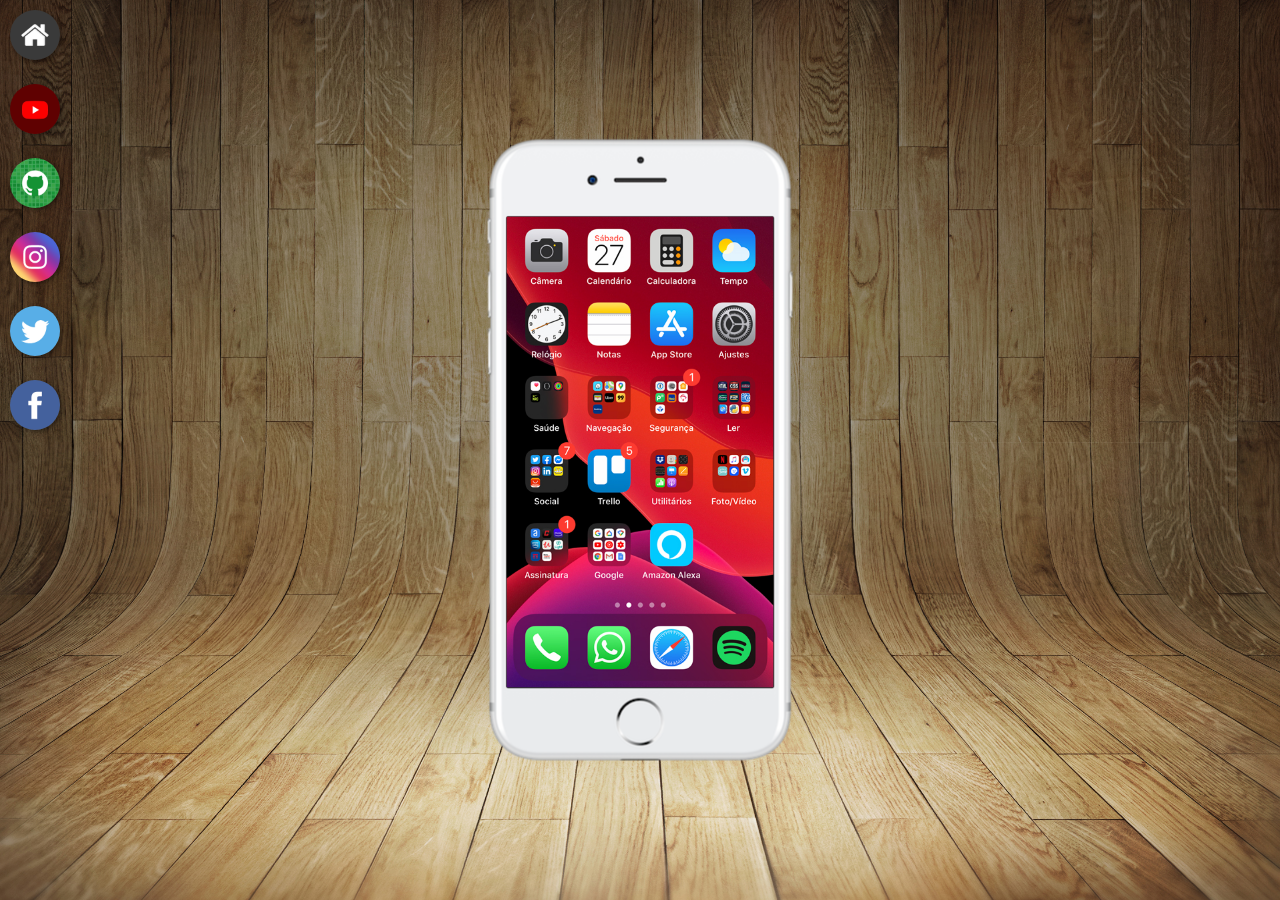
<file: index.html>
<!DOCTYPE html>
<html lang="en">
<head>
    <meta charset="UTF-8">
    <meta name="viewport" content="width=device-width, initial-scale=1.0">
    <title>Projeto Redes Sociais</title>
    <link rel="stylesheet" href="estilos/style.css">
</head>
<body>
    <main>
        <section id="telefone">
            <iframe src="home.html" name="tela" id="tela" frameborder="0">Seu navegador não é compatível com isso.</iframe>
        </section>
        <section id="redes-sociais">
            <a href="home.html" target="tela"><img src="imagens/logo-home.jpg" alt="home"></a><br>
            <a href="youtube.html" target="tela"><img src="imagens/logo-youtube.jpg" alt="youtube"></a><br>
            <a href="github.html" target="tela"><img src="imagens/logo-github.jpg" alt="github"></a><br>
            <a href="insta.html" target="tela"><img src="imagens/logo-instagram.jpg" alt="instagram"></a><br>
            <a href="#" target="tela"><img src="imagens/logo-twitter.jpg" alt="twitter"></a><br>
            <a href="#" target="tela"><img src="imagens/logo-facebook.jpg" alt="facebook"></a>
        </section>
    </main>
</body>
</html>
</file>
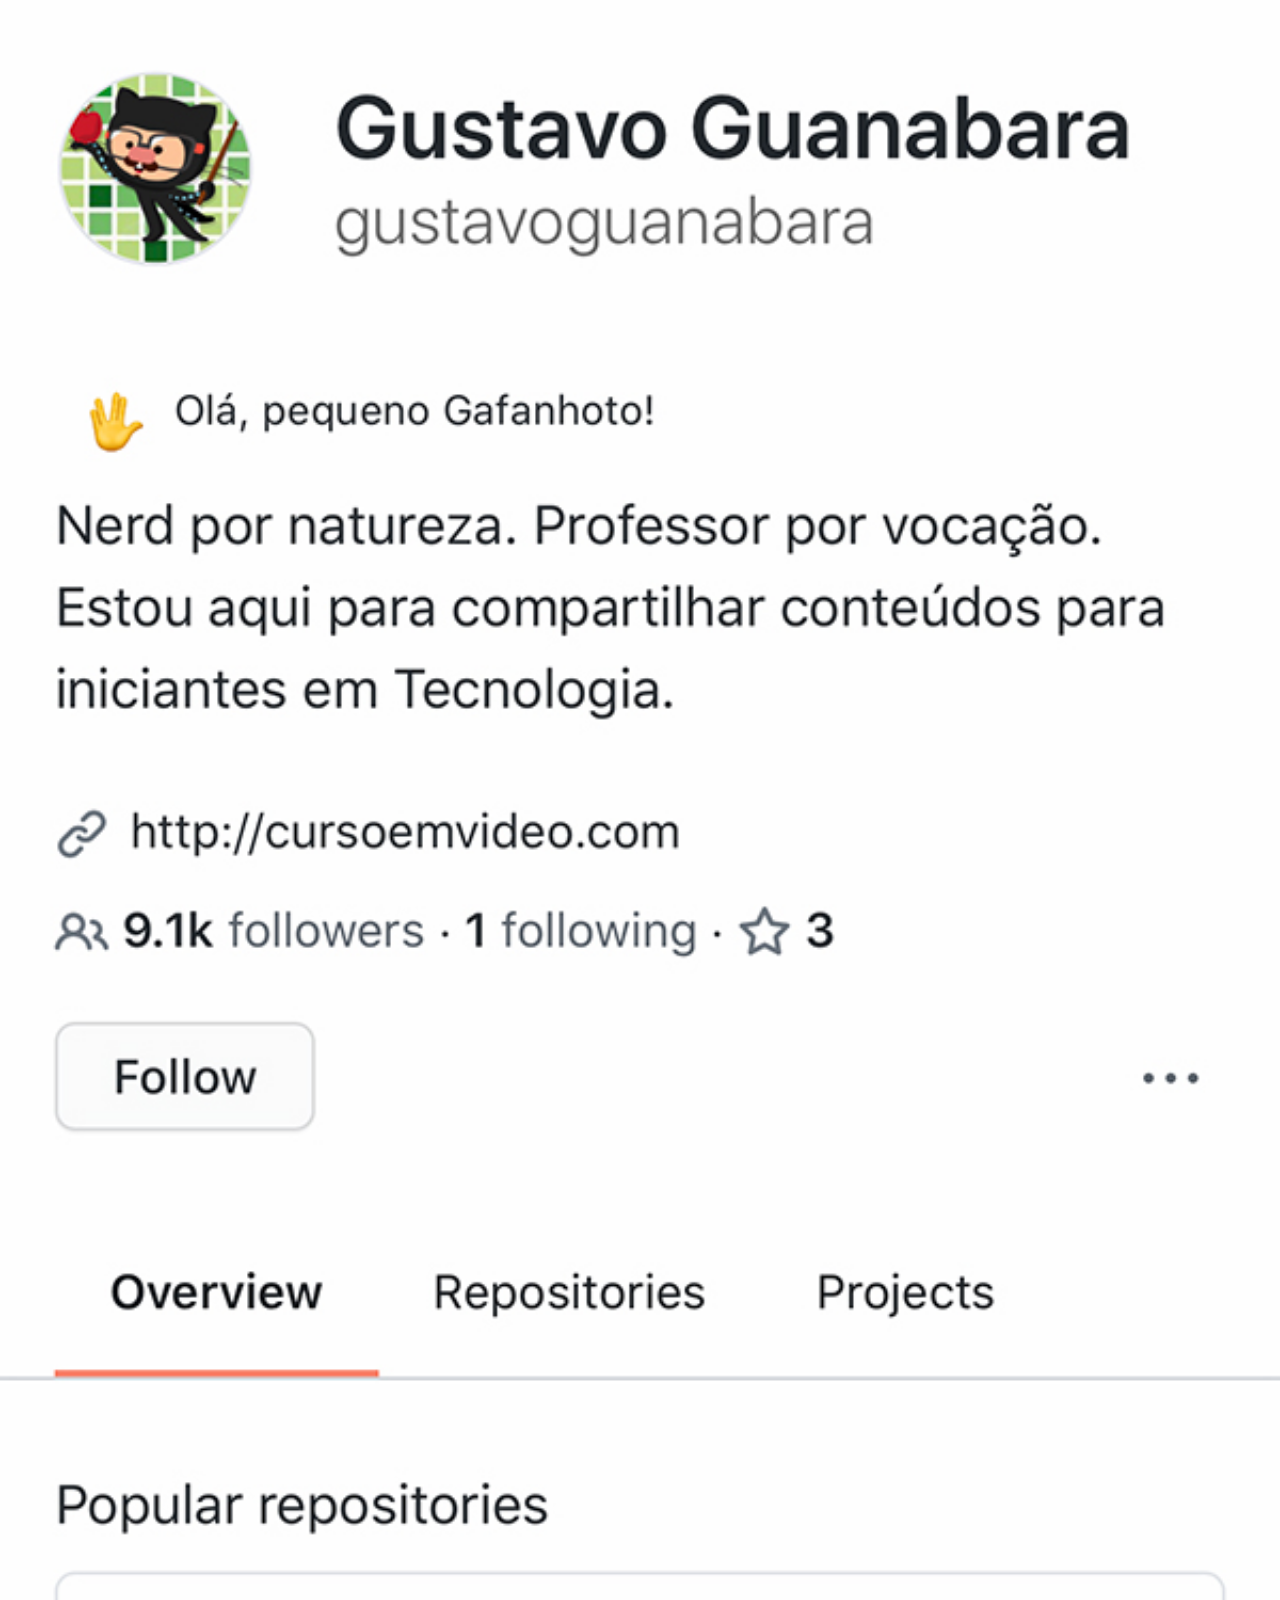
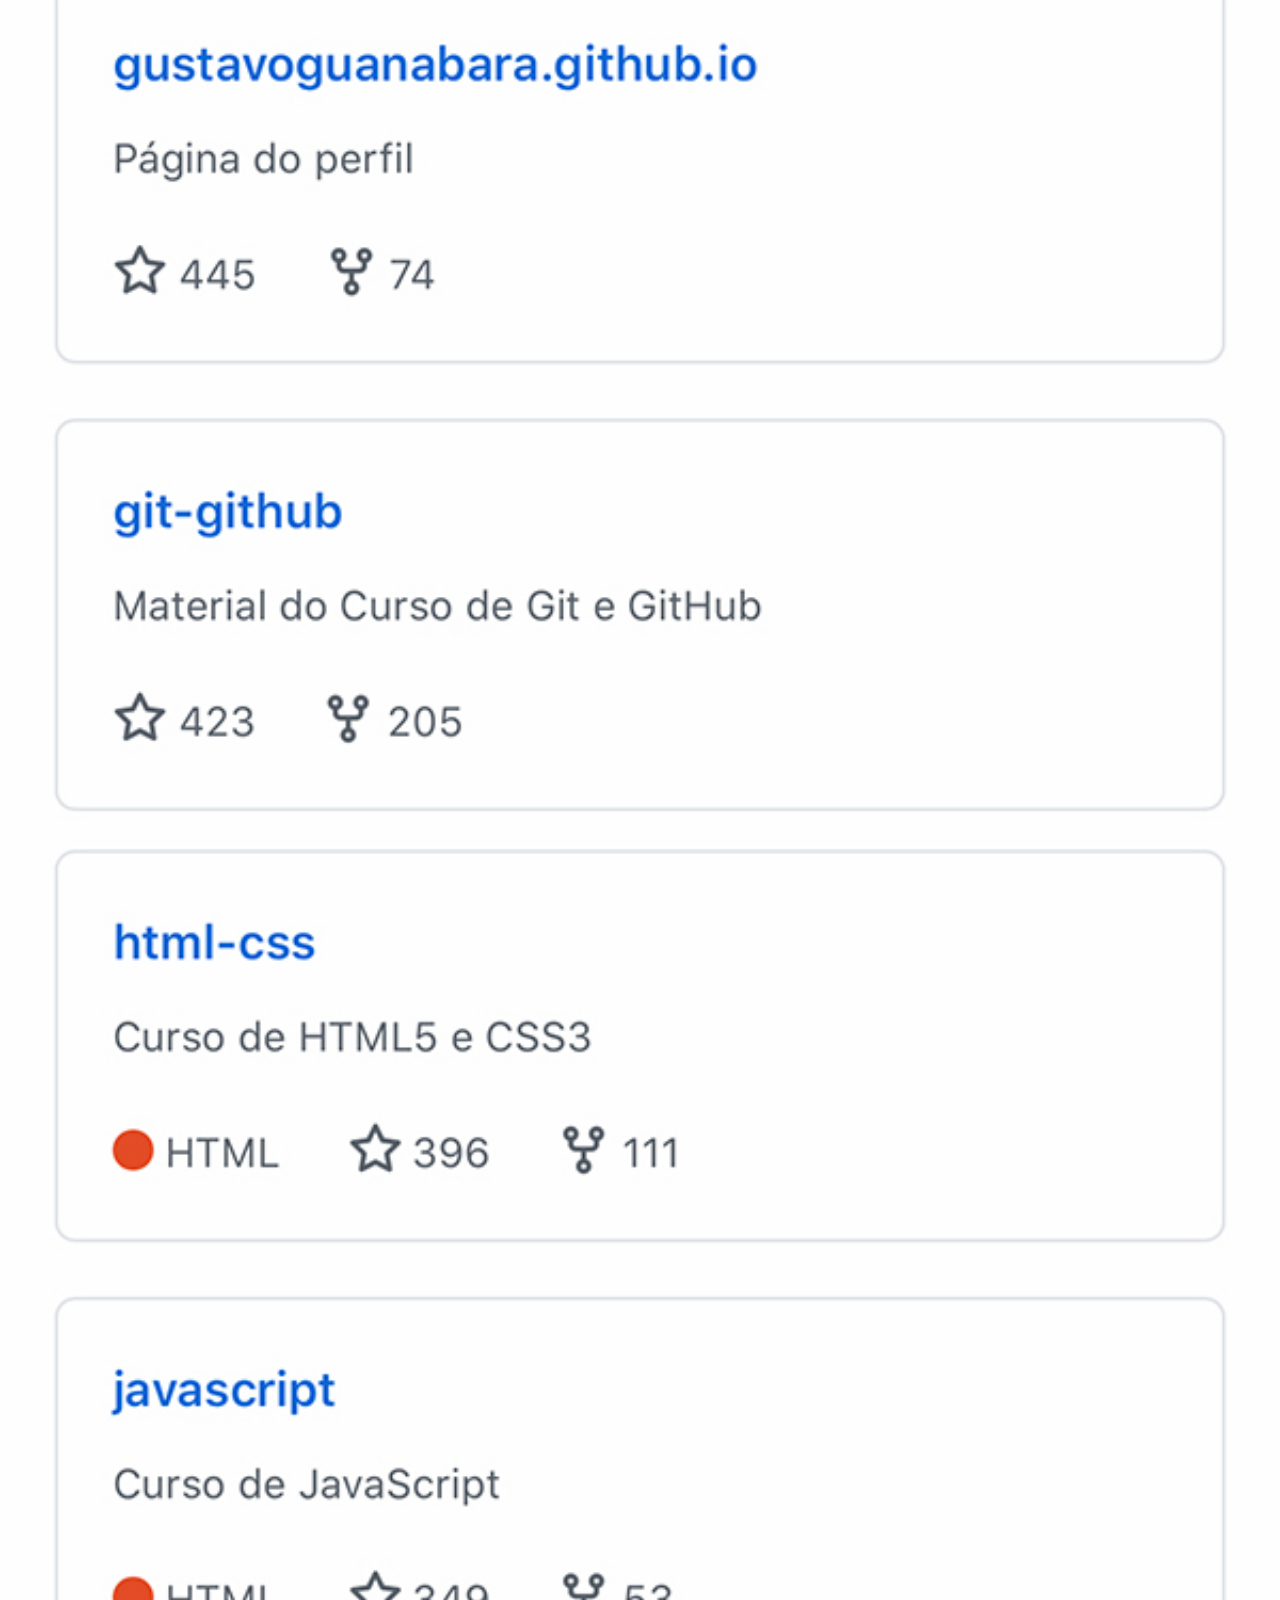
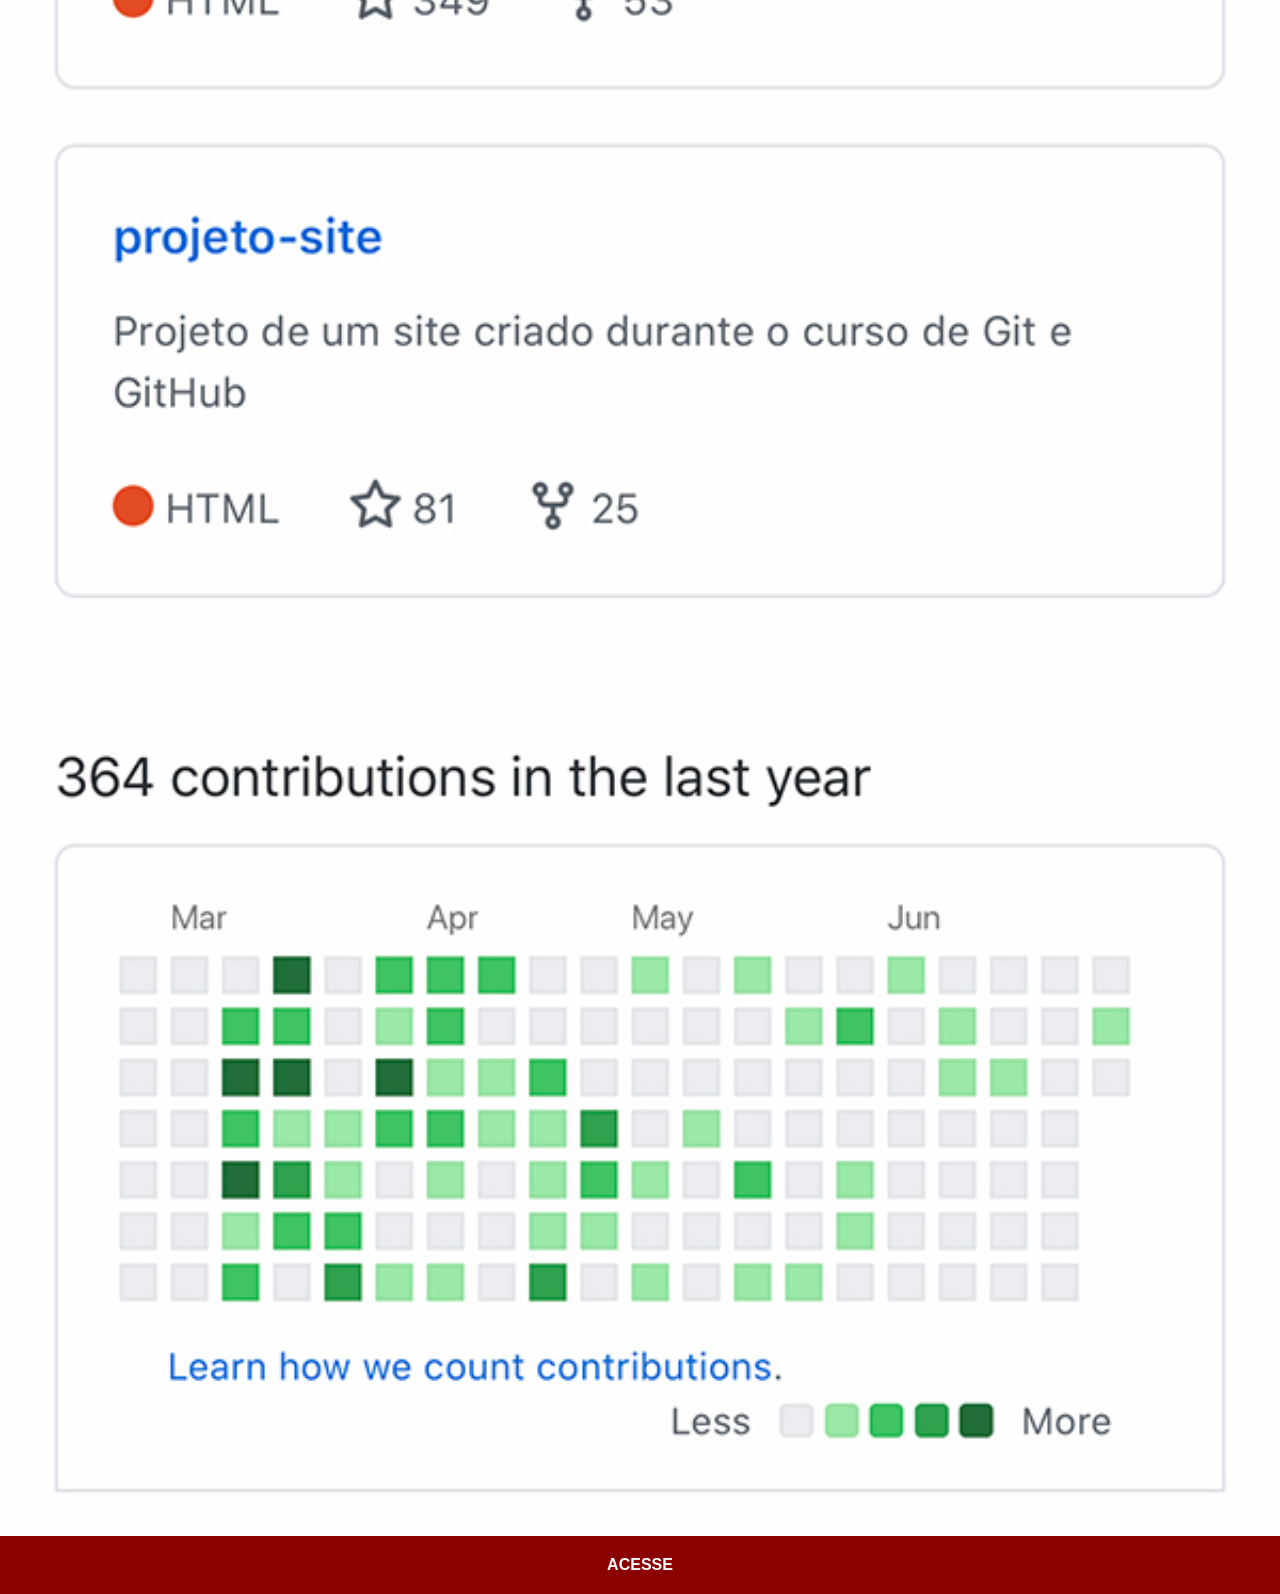
<file: github.html>
<!DOCTYPE html>
<html lang="en">
<head>
    <meta charset="UTF-8">
    <meta name="viewport" content="width=device-width, initial-scale=1.0">
    <title>Document</title>
    <link rel="stylesheet" href="estilos/social.css">
</head>
<body>
    <img src="imagens/tela-github.jpg" alt="github">
    <a href="https://github.com/gustavoguanabara" target="_blank">ACESSE</a>
</body>
</html>
</file>
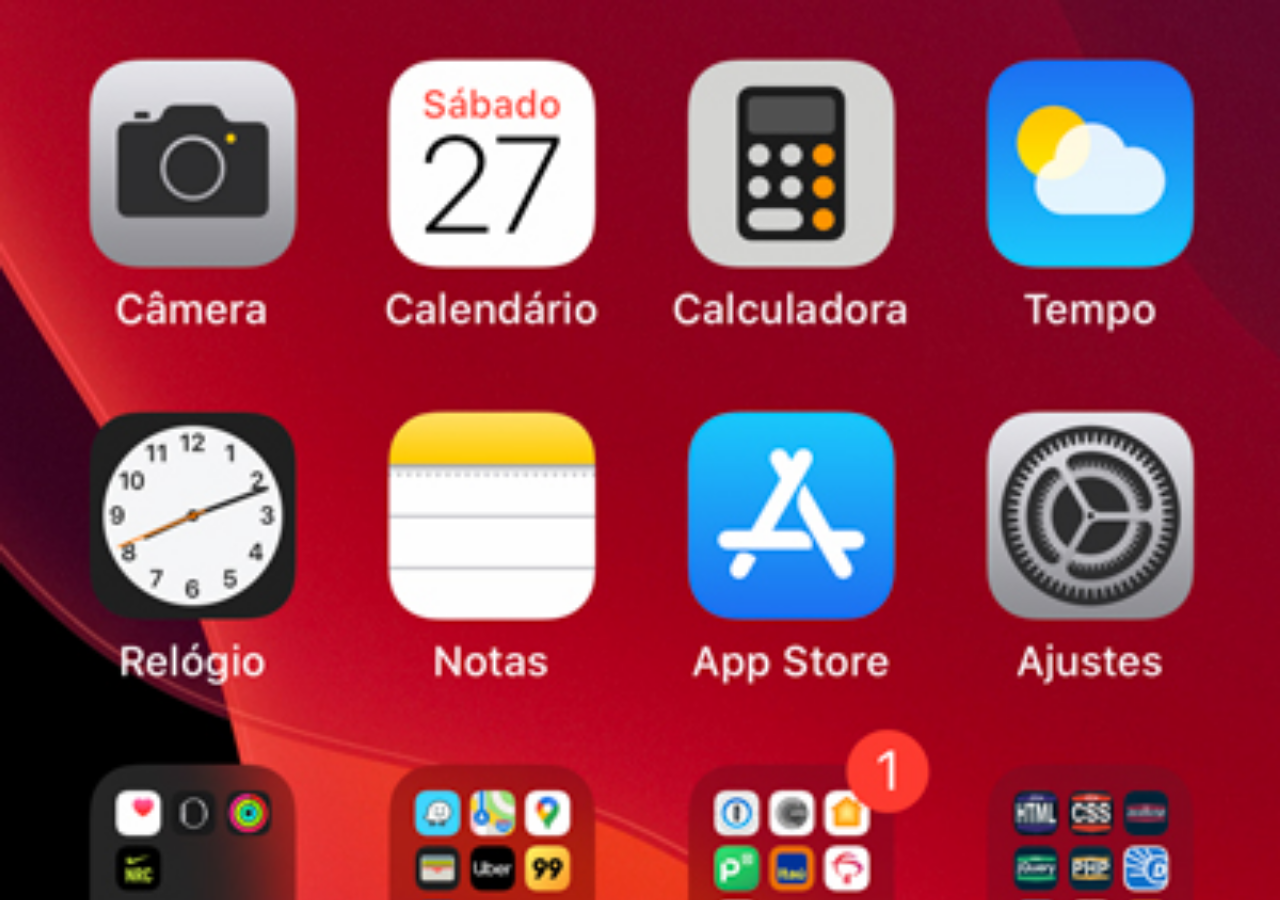
<file: home.html>
<!DOCTYPE html>
<html lang="pt">
<head>
    <meta charset="UTF-8">
    <meta name="viewport" content="width=device-width, initial-scale=1.0">
    <title>Document</title>
</head>
<style>
    *{
        margin: 0px;
        padding: 0px;
    }

    body{
        width: 100vw;
        height: 100vh;
        background: black url('imagens/tela-home.jpg') no-repeat top center;
        background-size: cover;
    }
</style>
<body>
    
</body>
</html>
</file>
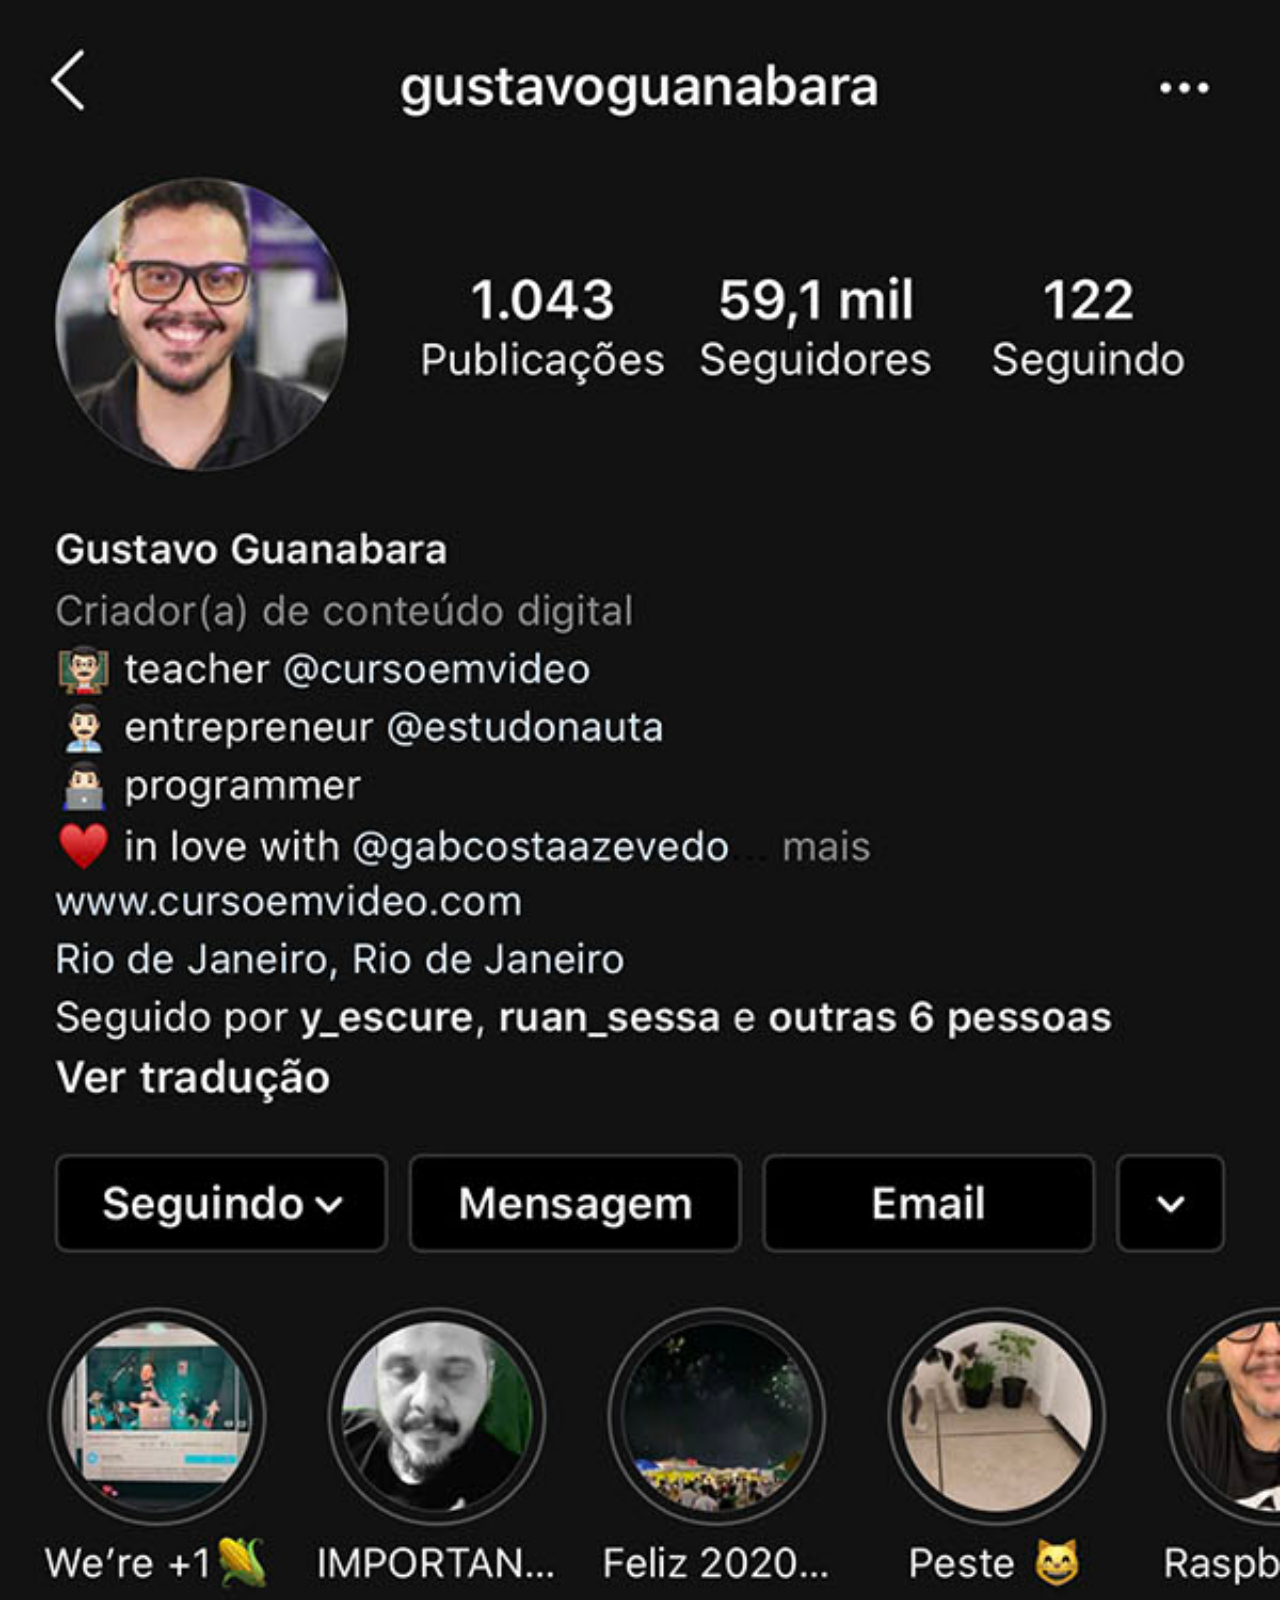
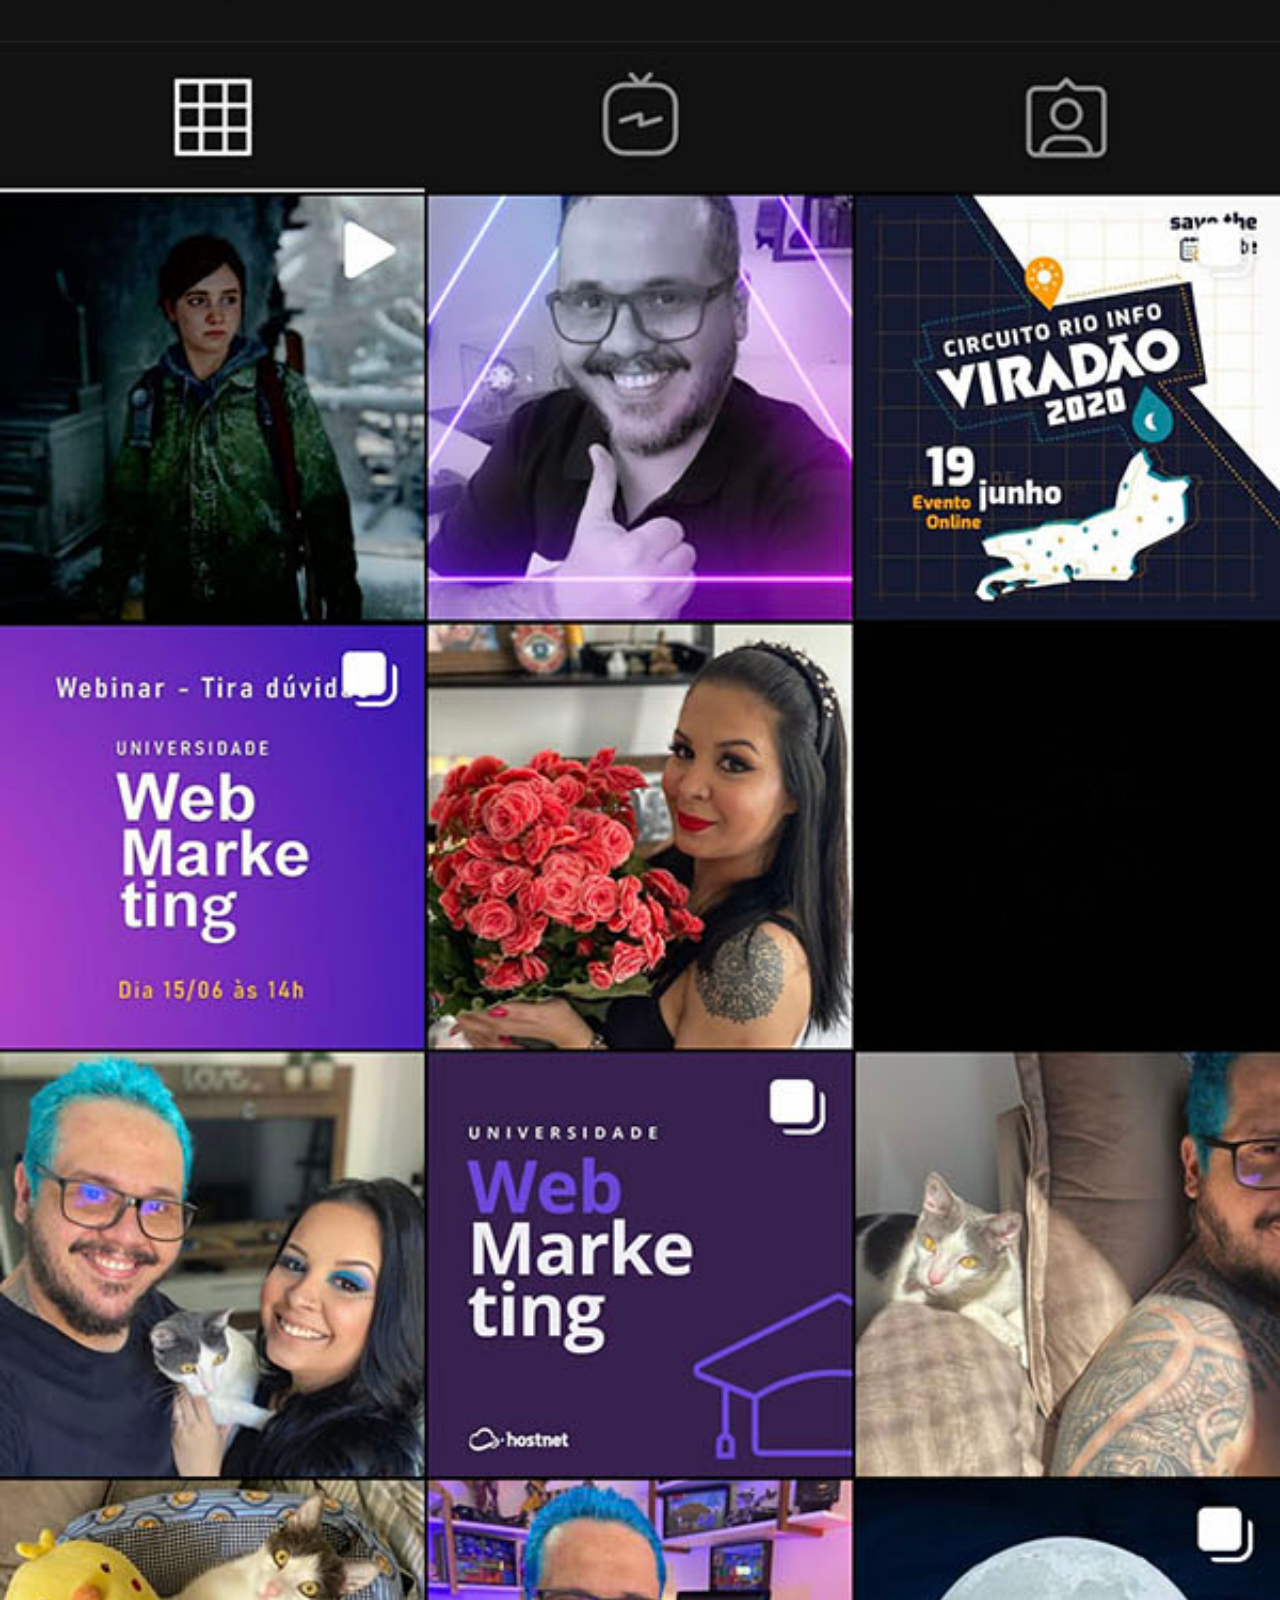
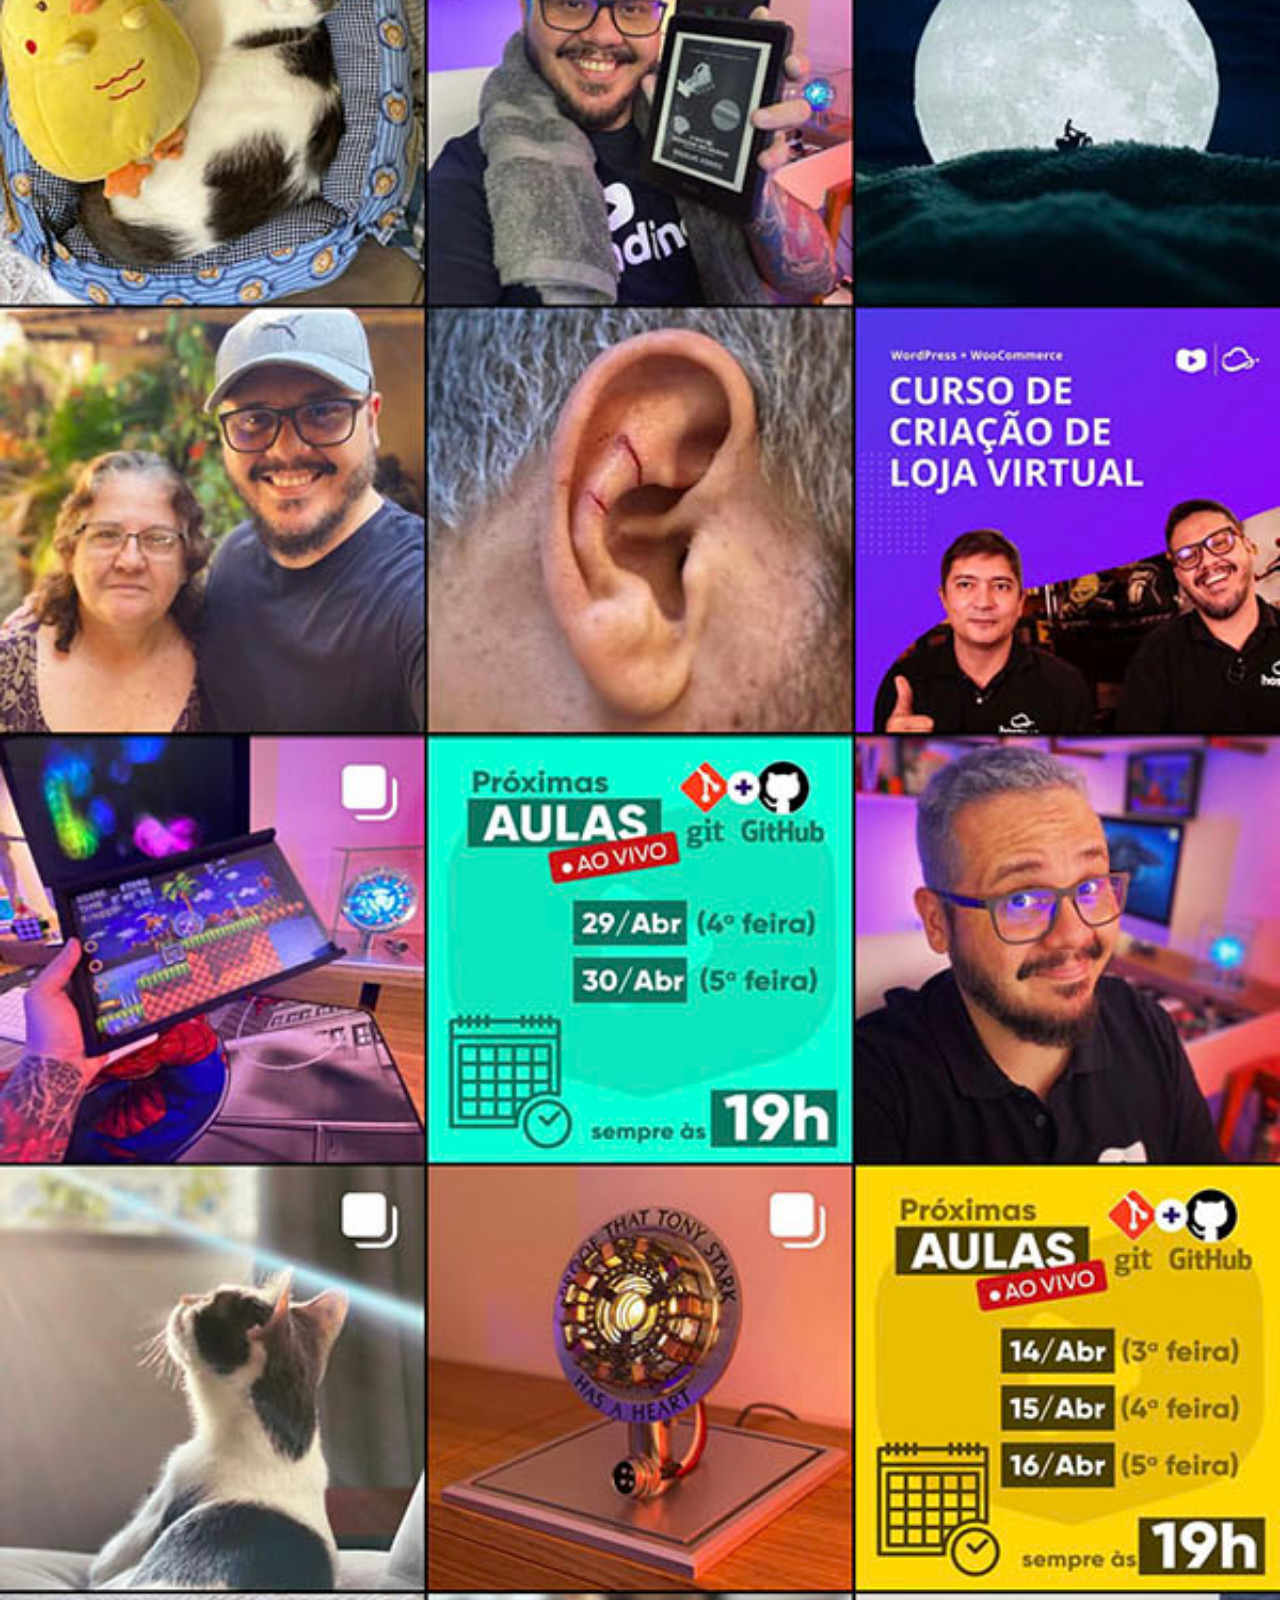
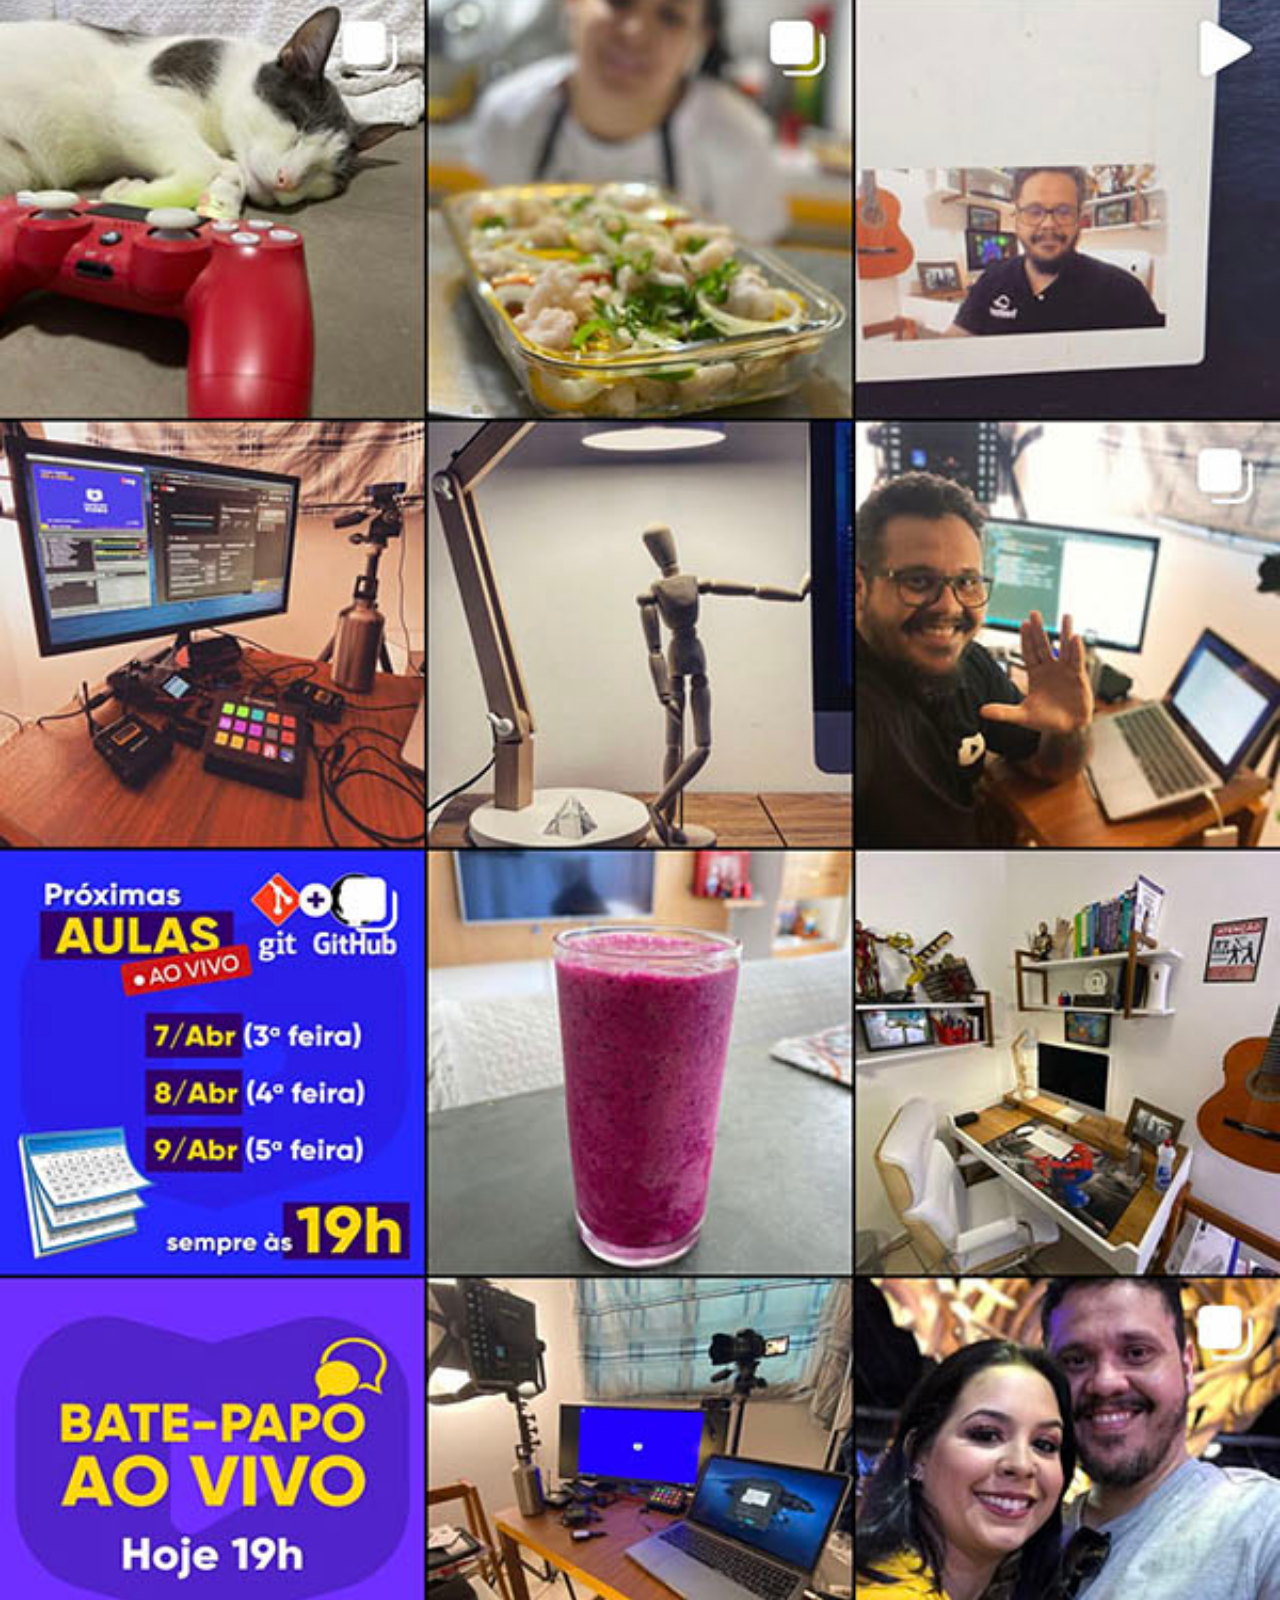
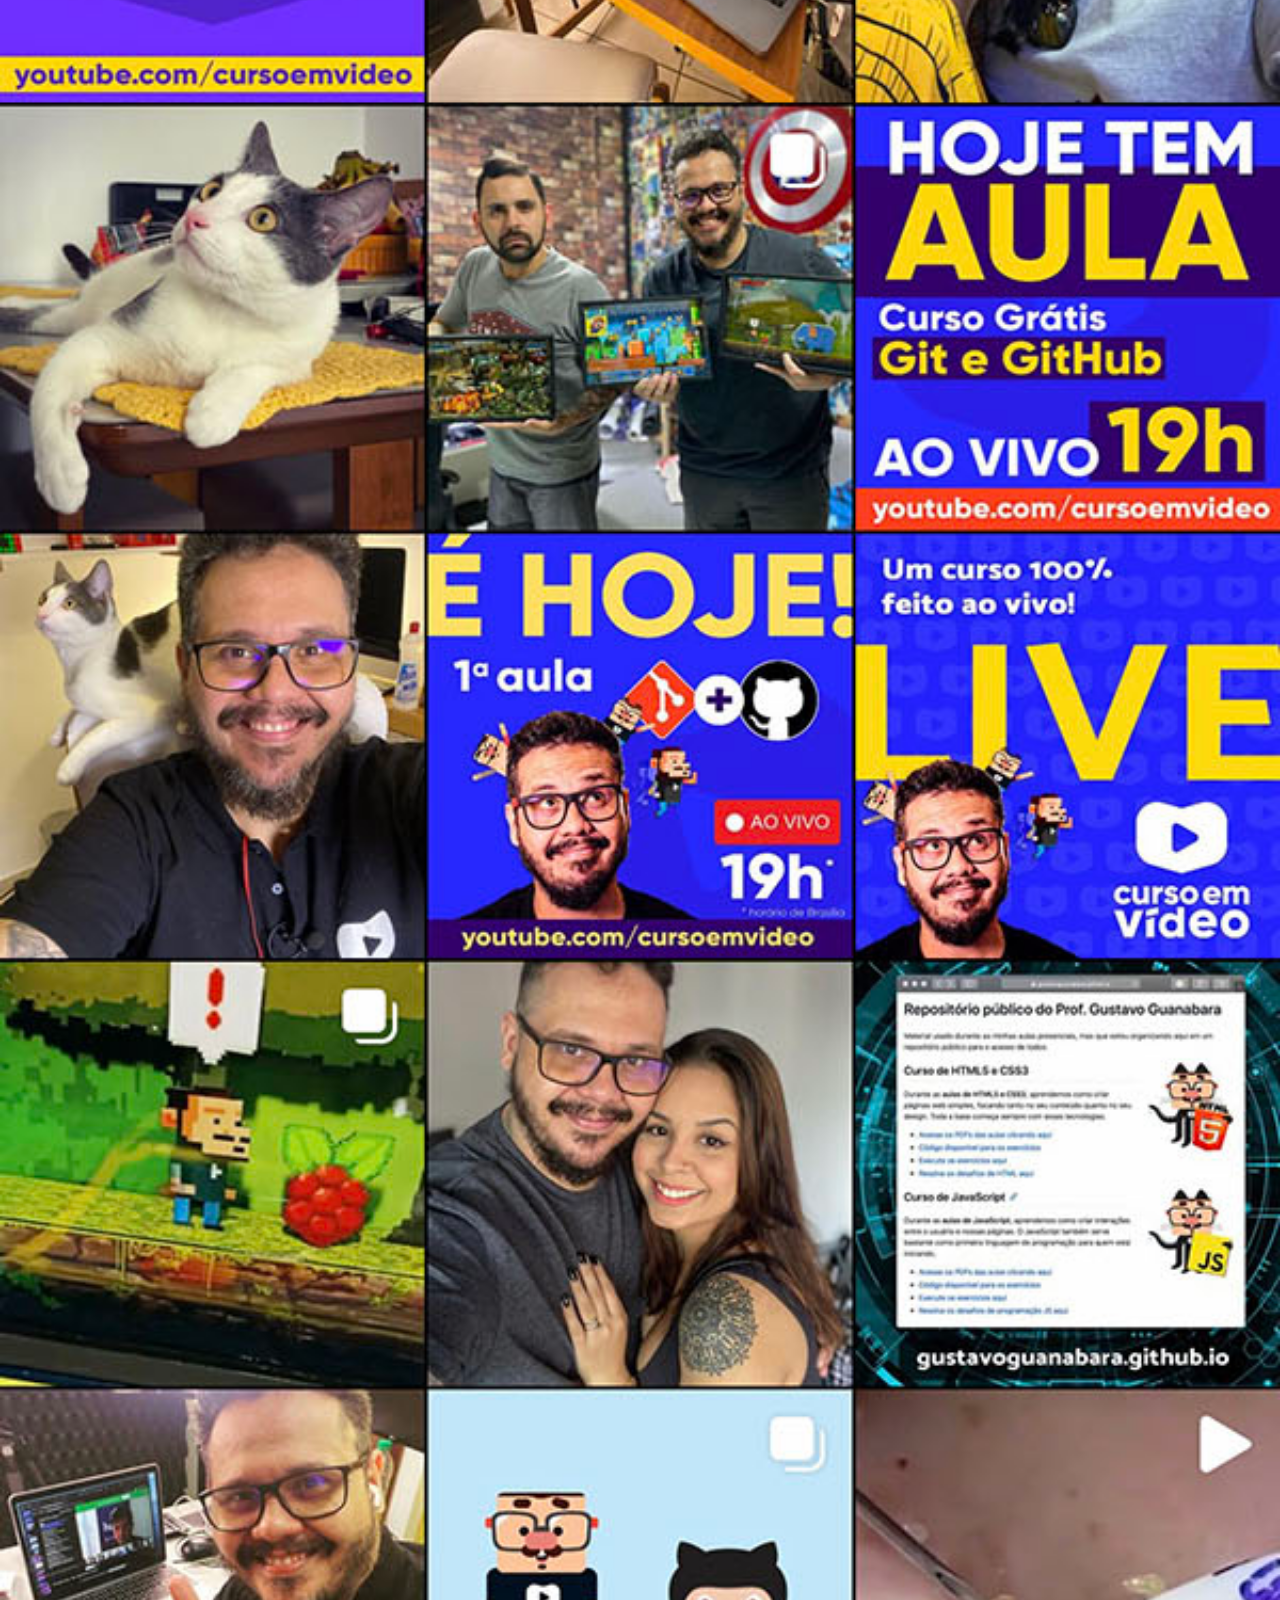
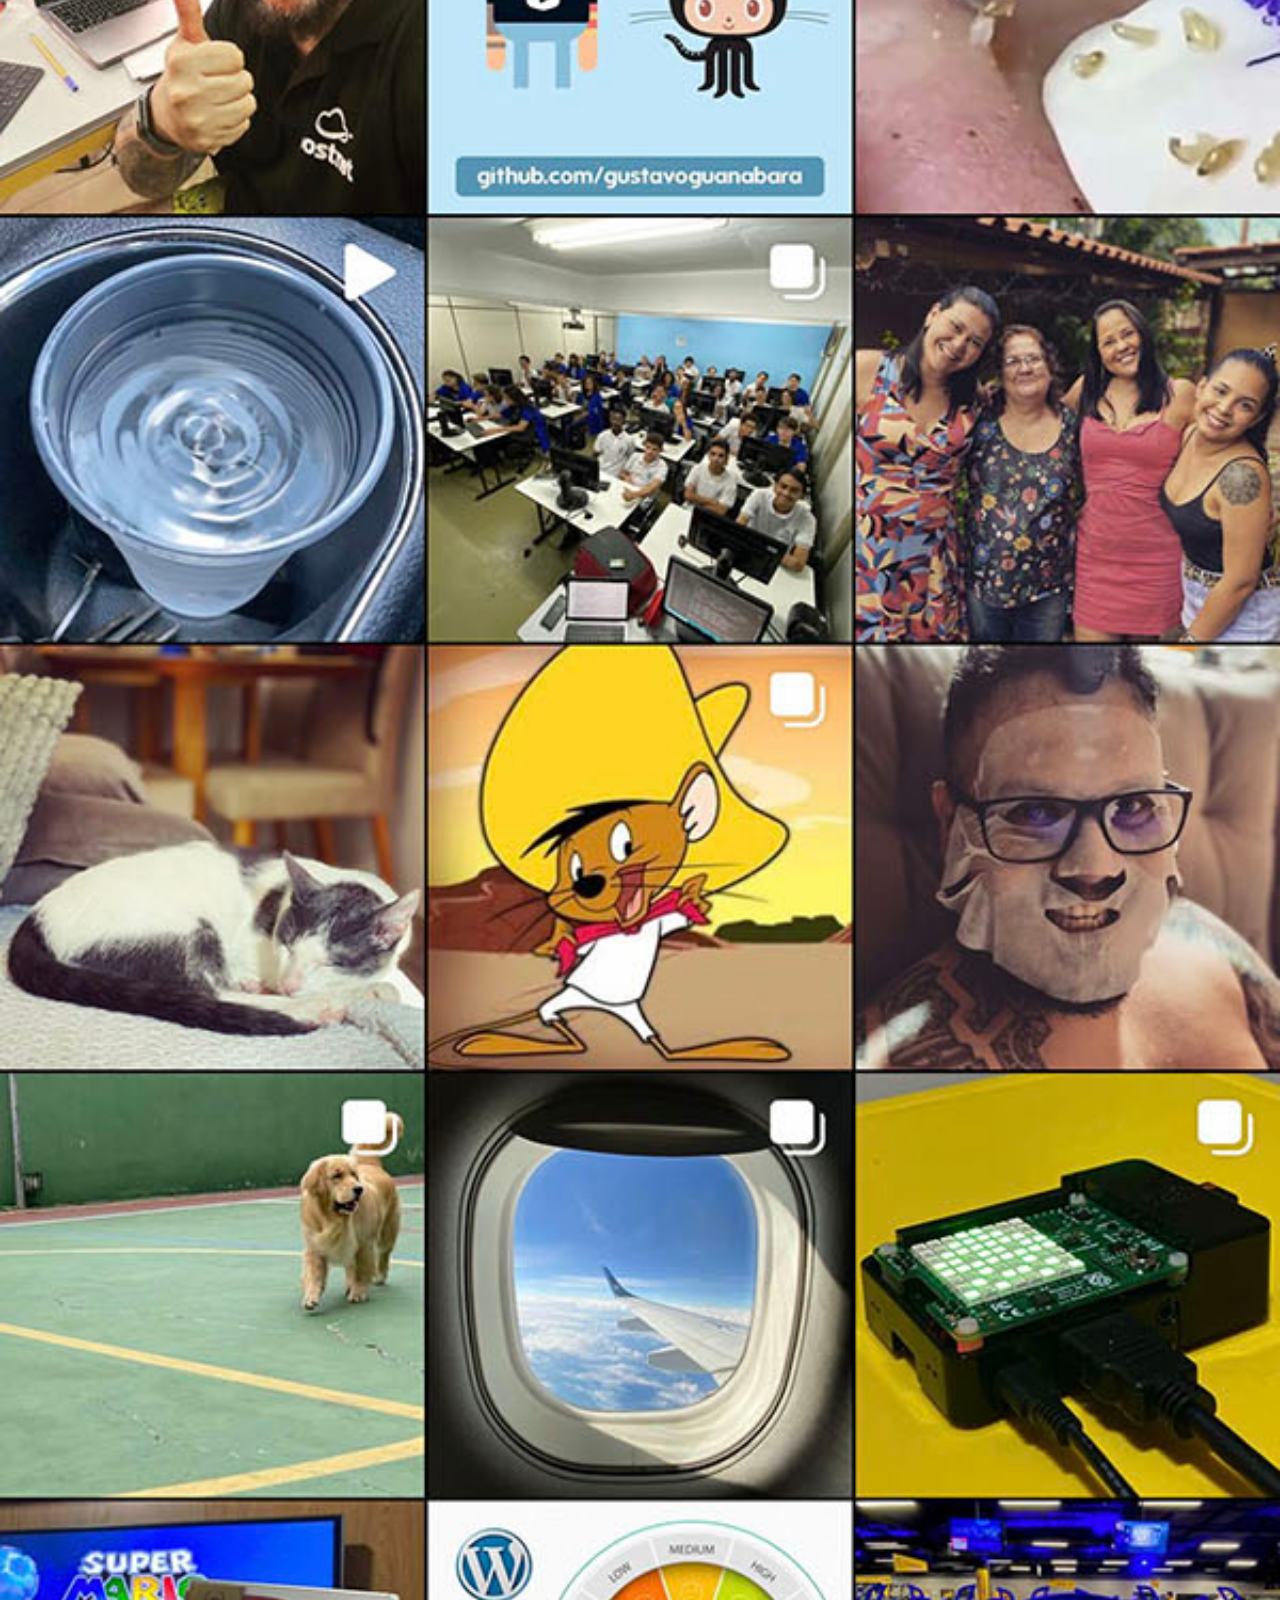
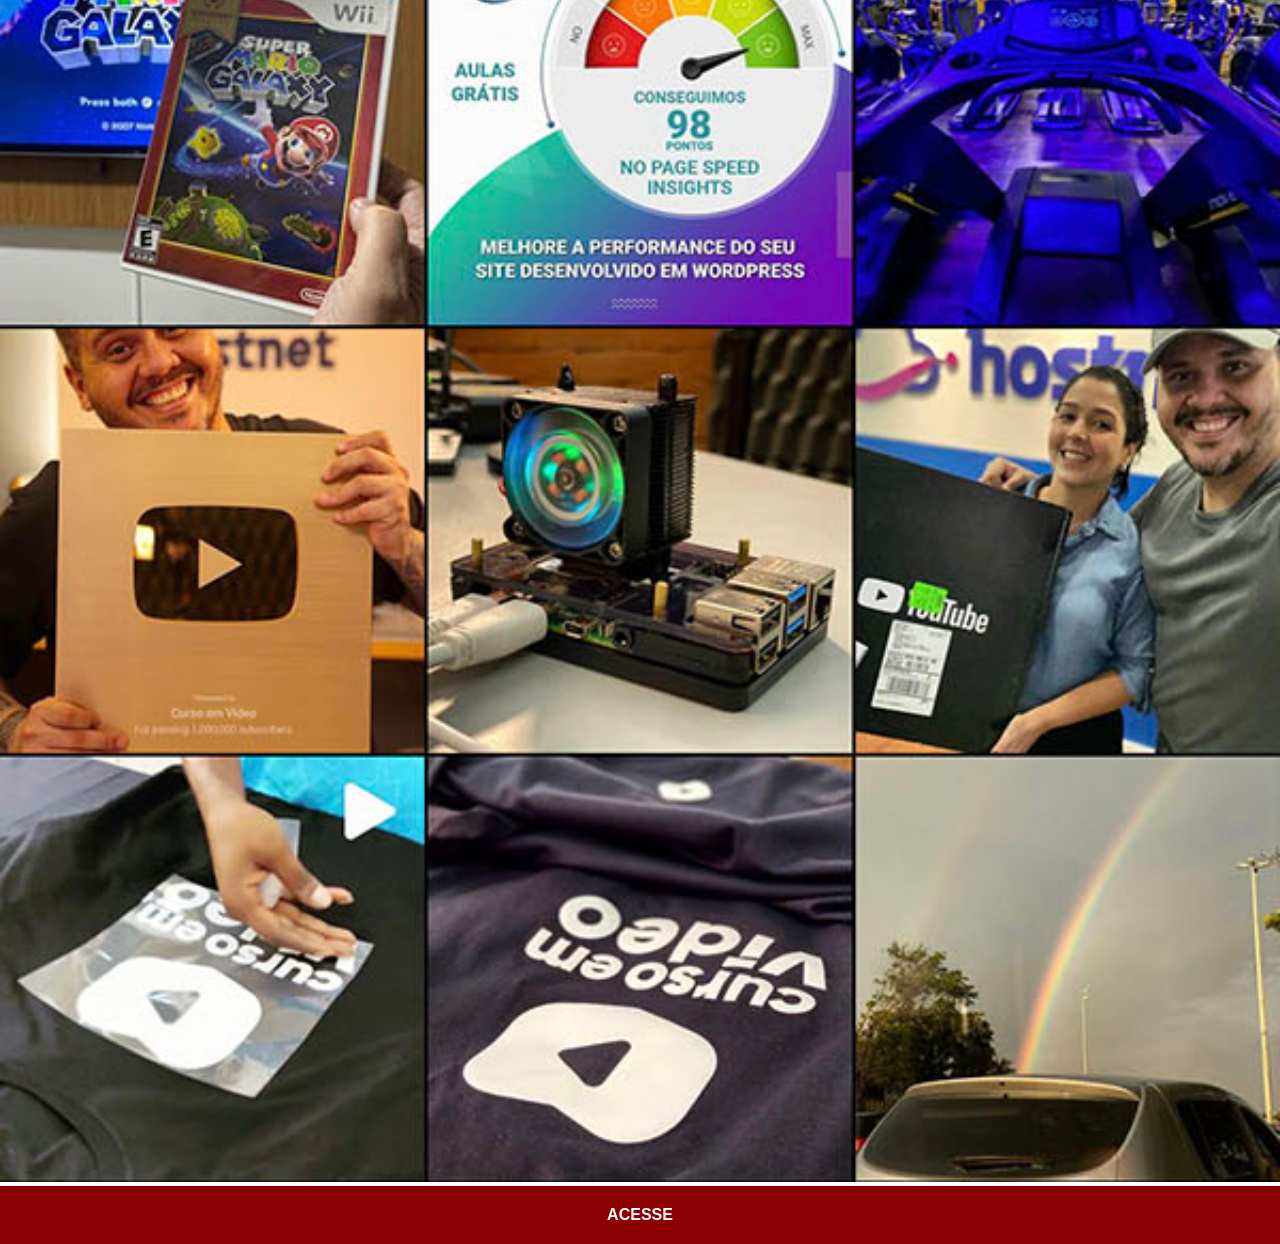
<file: insta.html>
<!DOCTYPE html>
<html lang="pt">
<head>
    <meta charset="UTF-8">
    <meta name="viewport" content="width=device-width, initial-scale=1.0">
    <title>Document</title>
    <link rel="stylesheet" href="estilos/social.css">
</head>
<body>
    <img src="imagens/tela-instagram.jpg" alt="Instagram">
    <a href="https://www.instagram.com/gustavoguanabara" target="_blank">ACESSE</a>
</body>
</html>
</file>
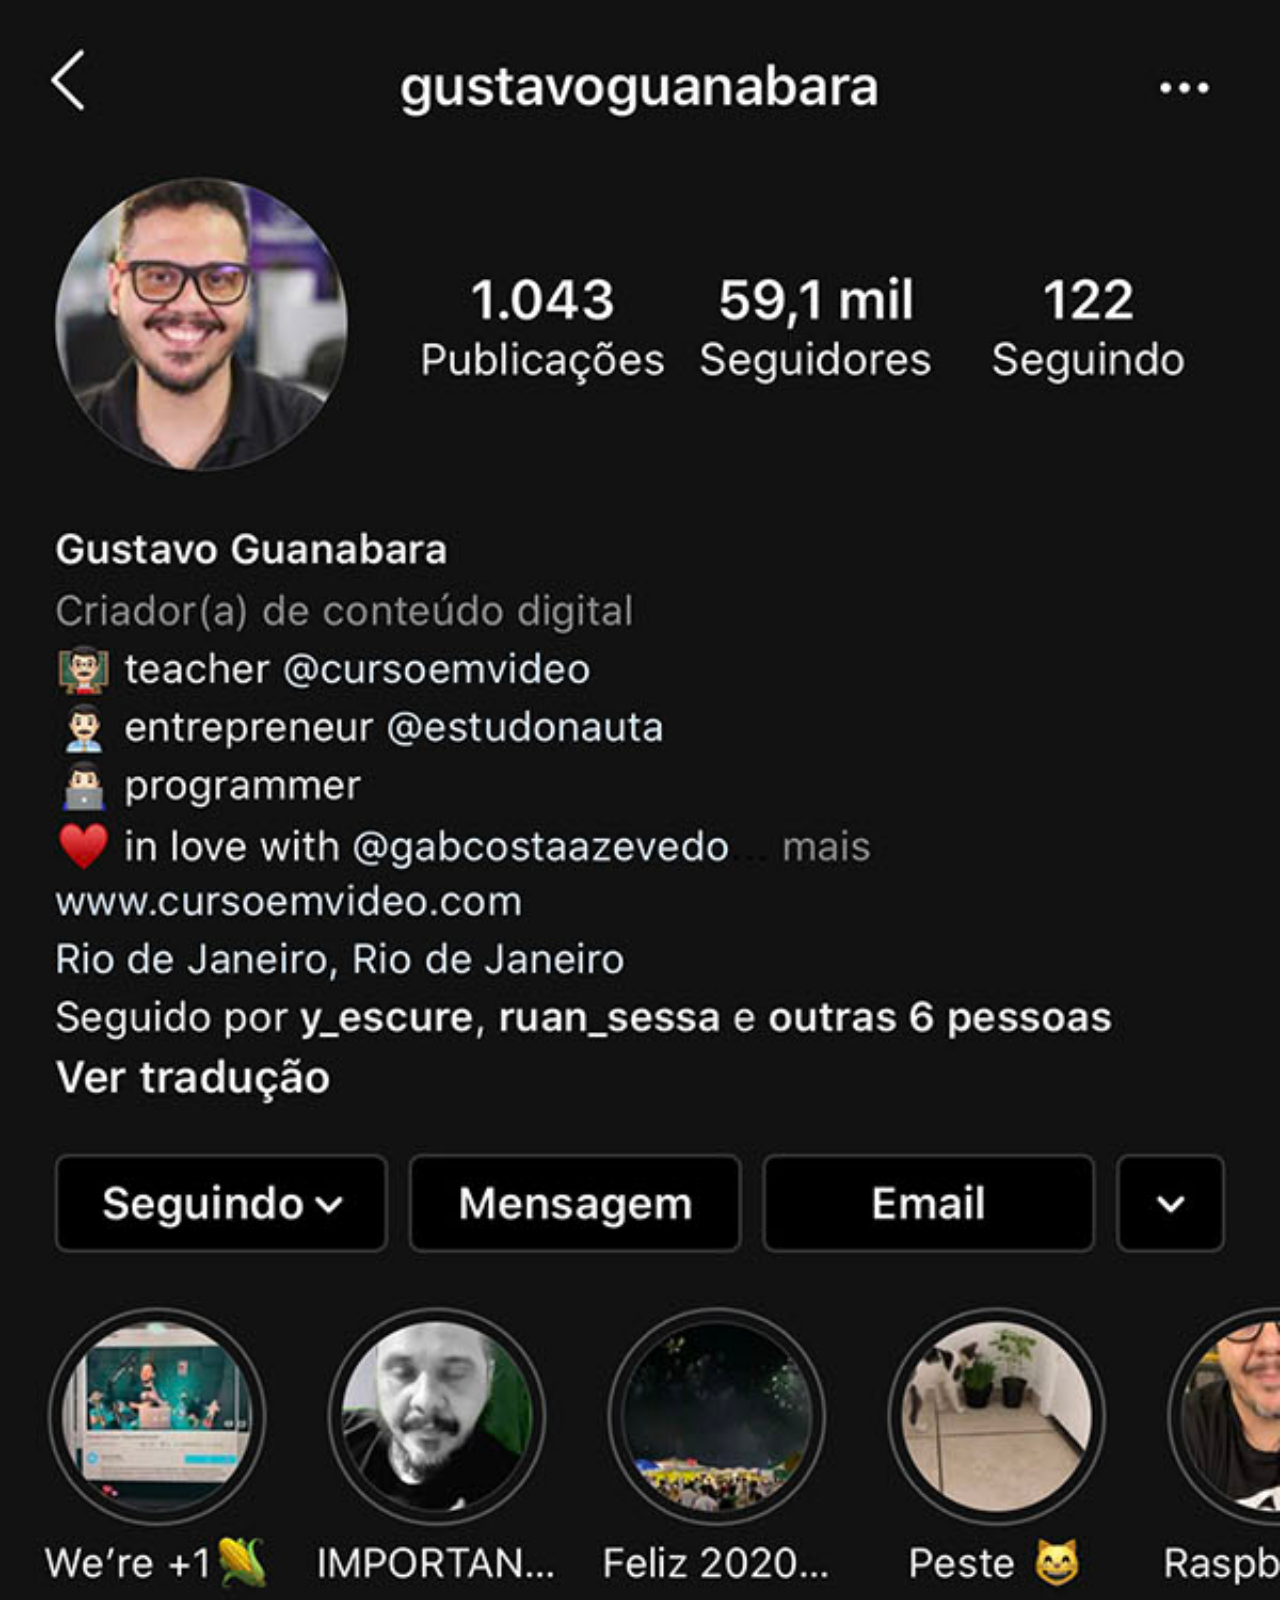
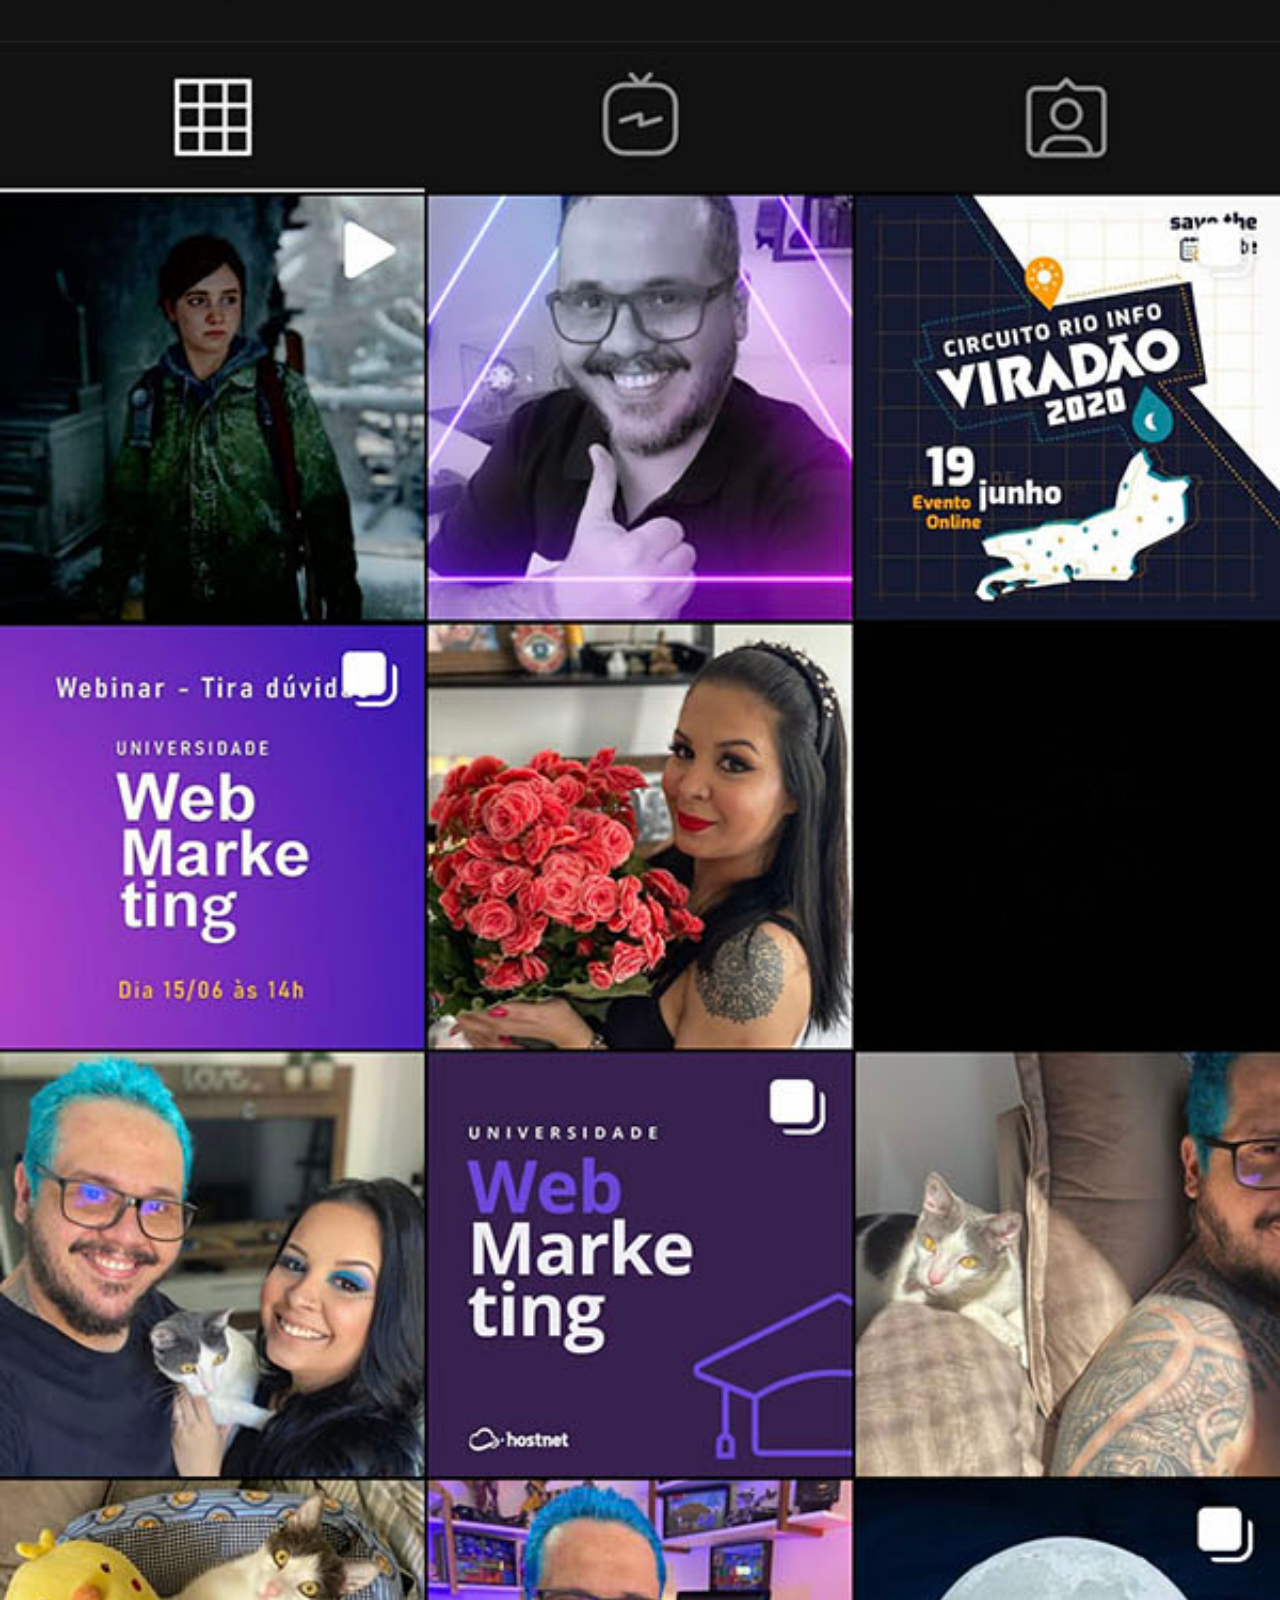
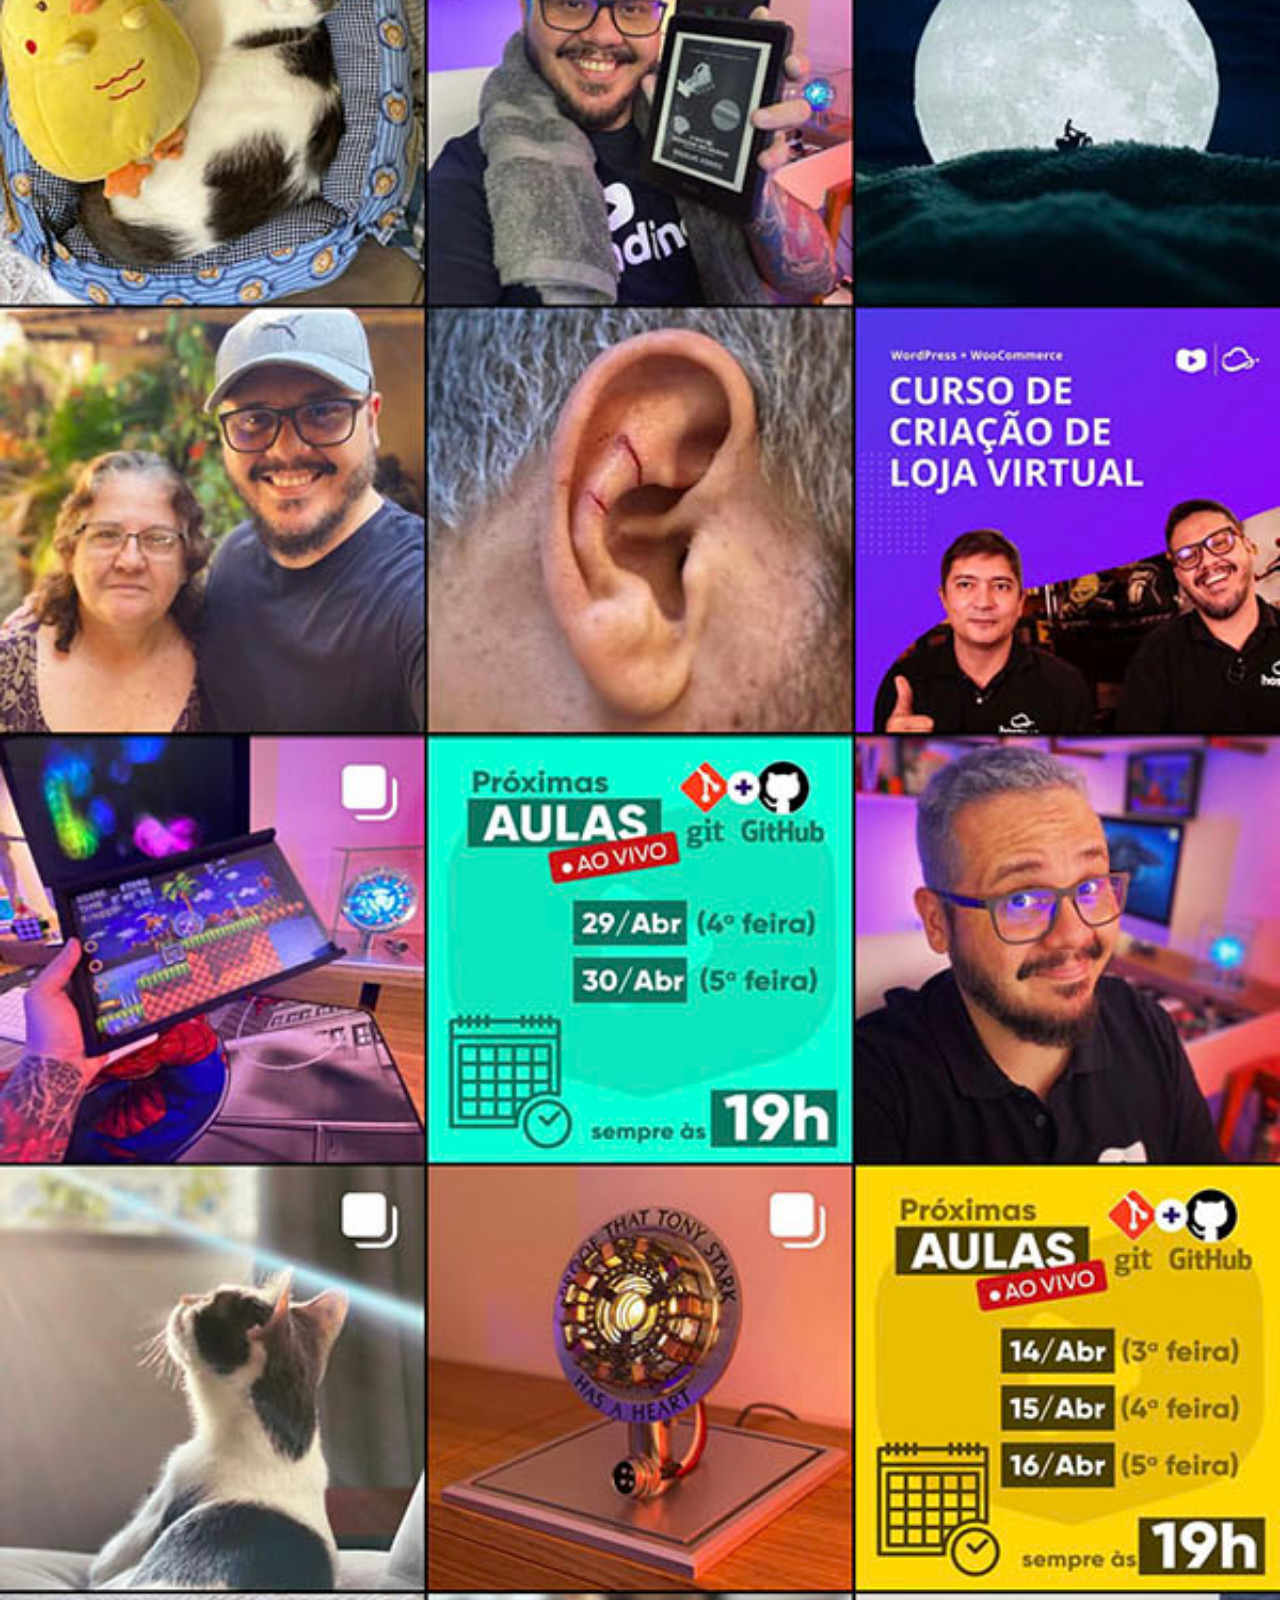
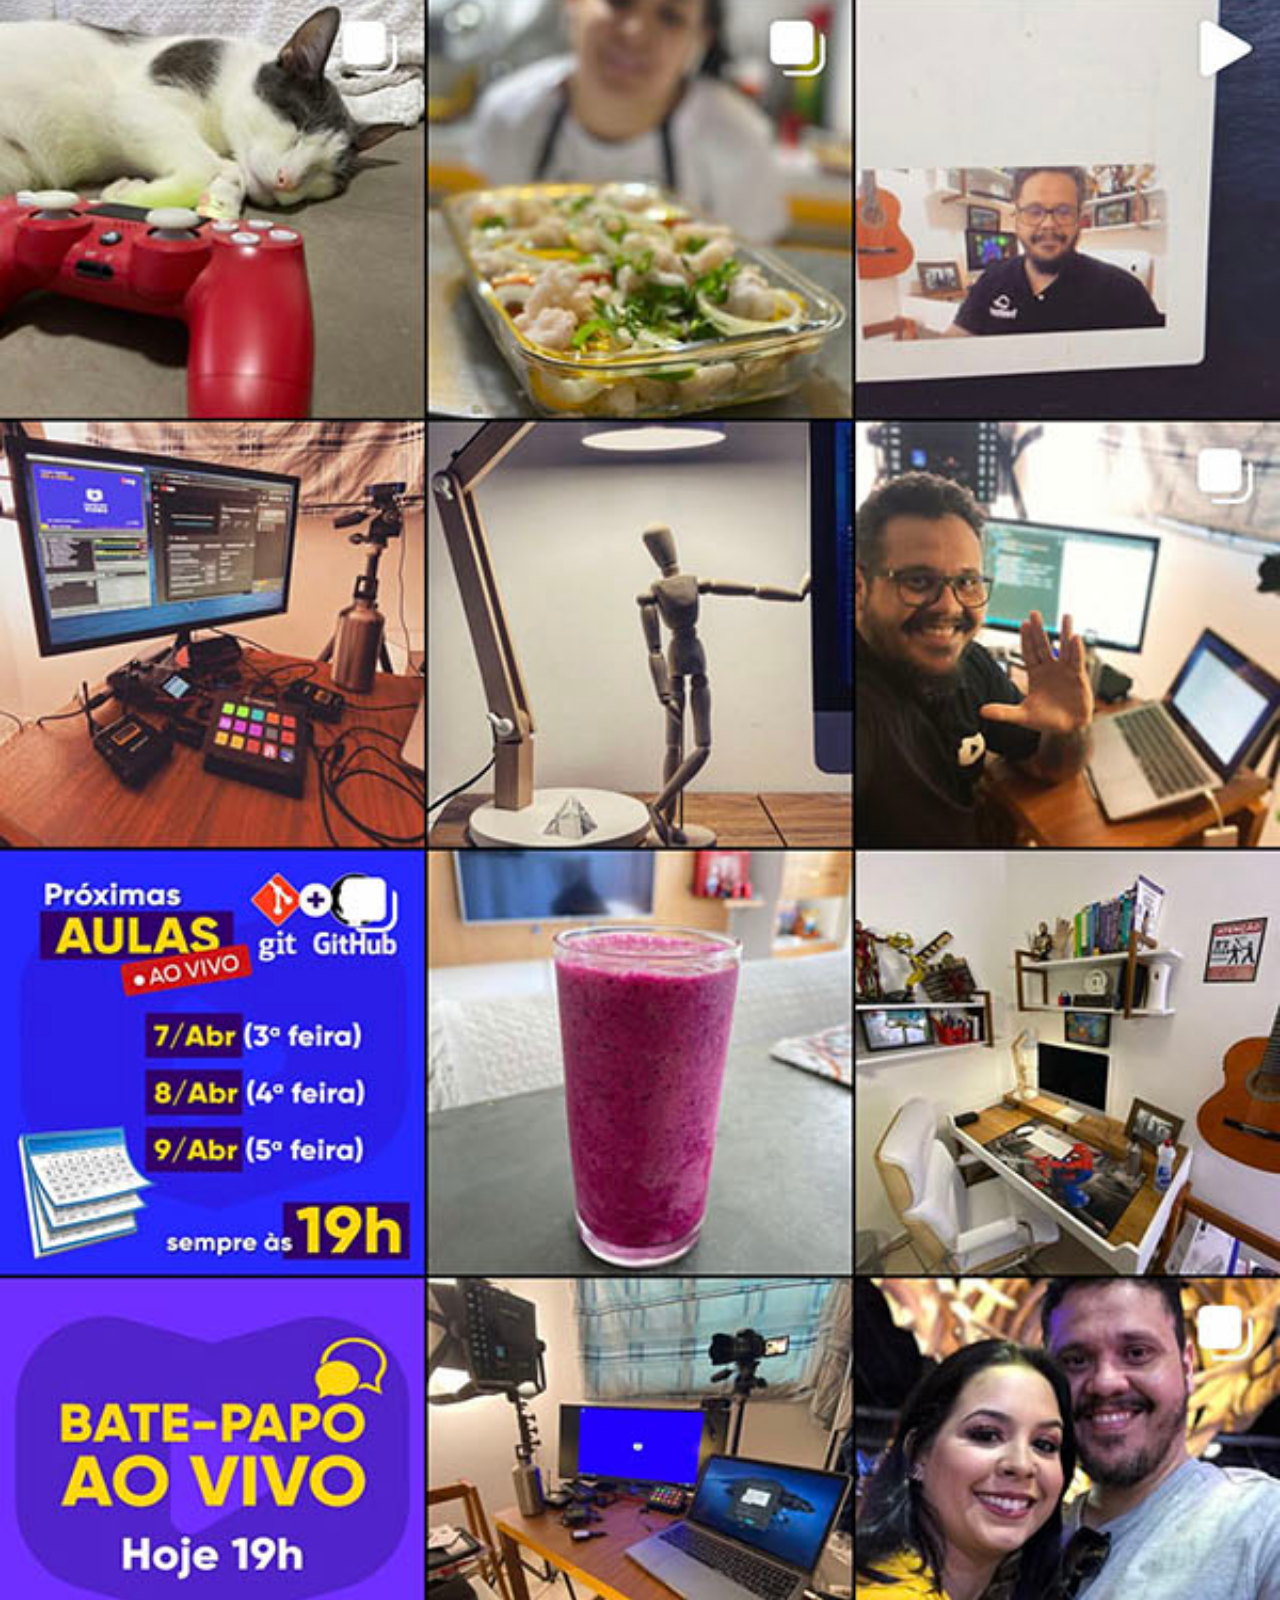
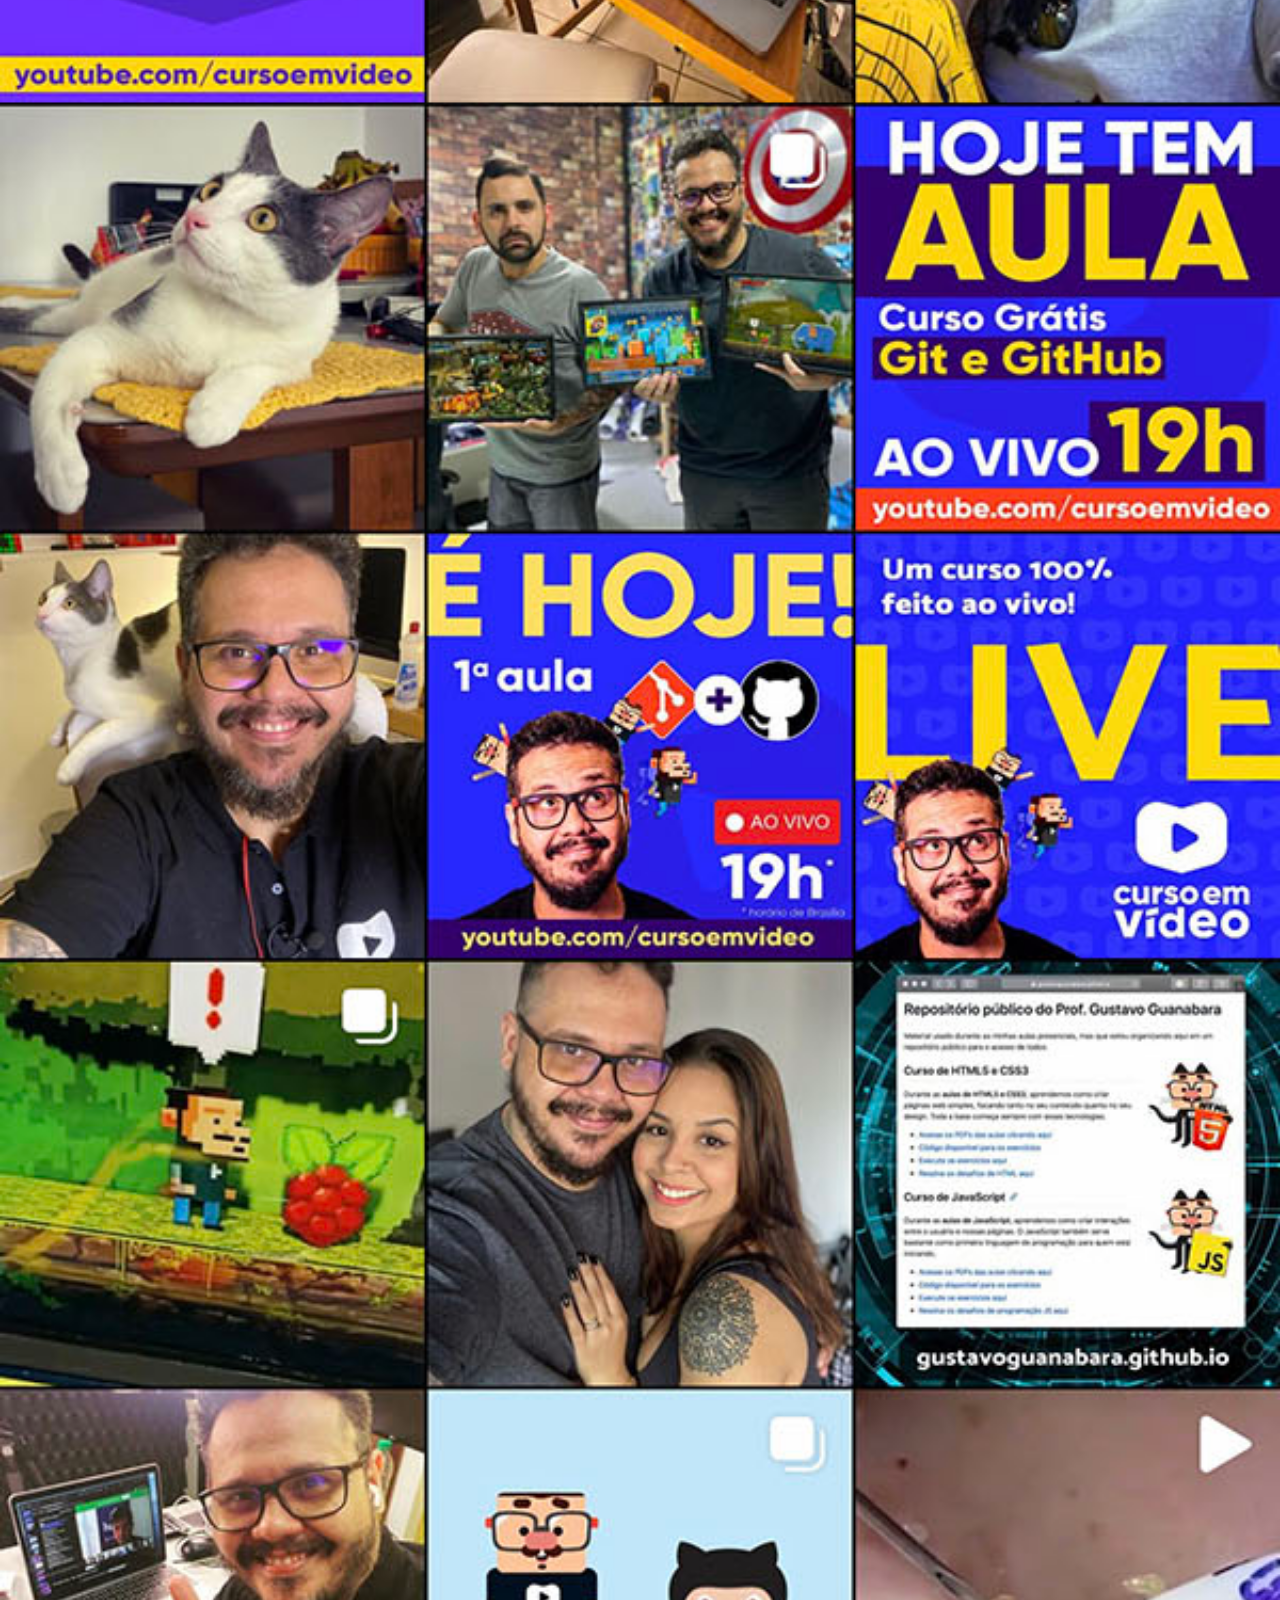
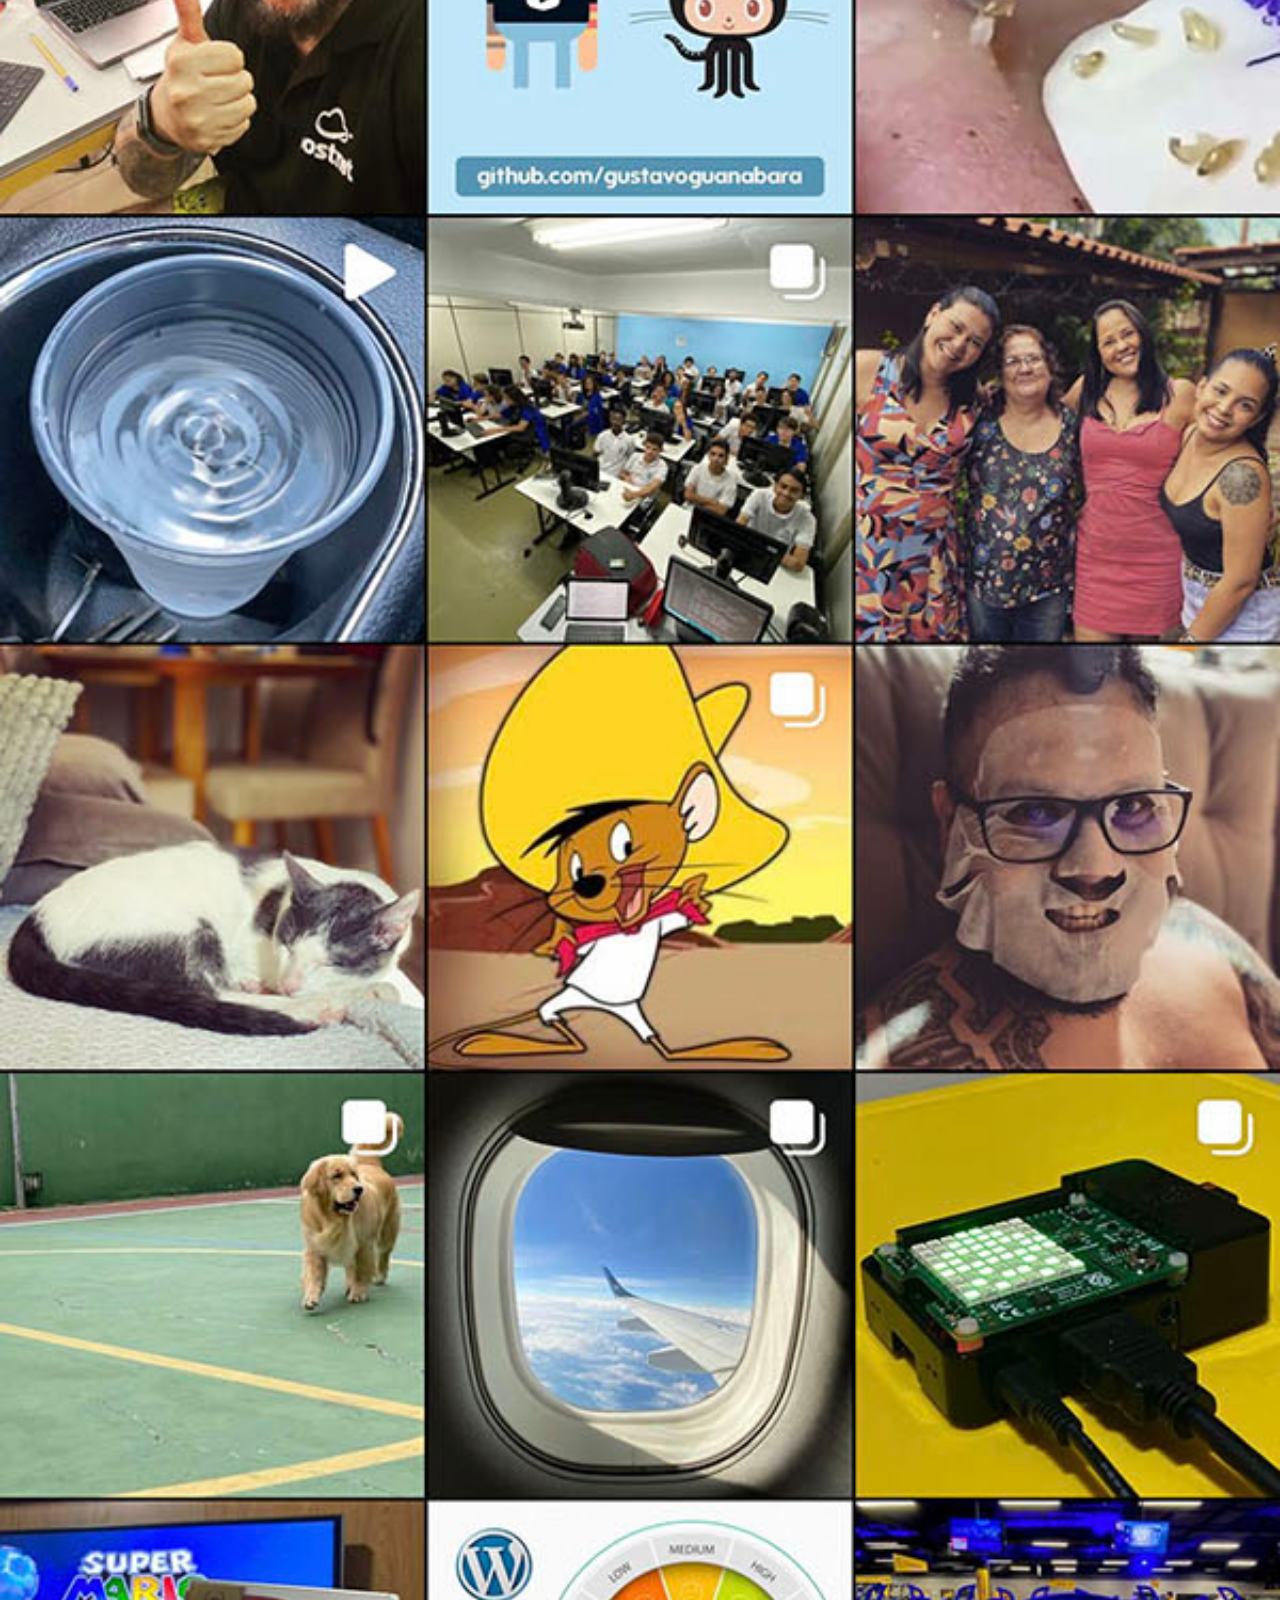
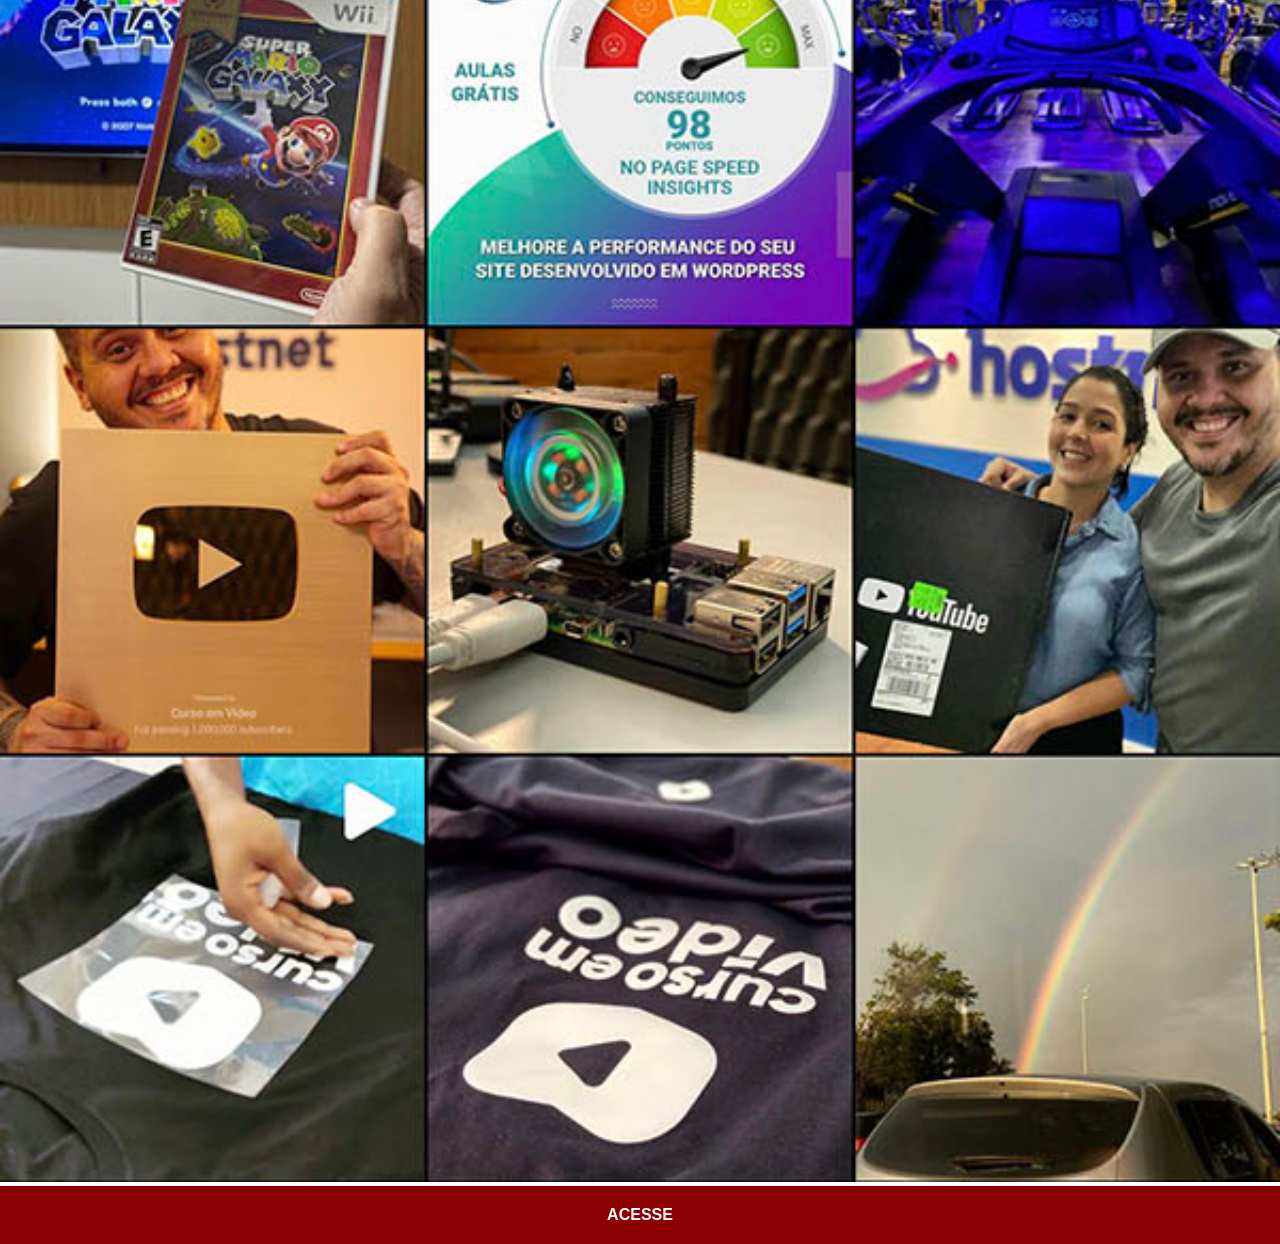
<file: twitter.html>
<!DOCTYPE html>
<html lang="pt">
<head>
    <meta charset="UTF-8">
    <meta name="viewport" content="width=device-width, initial-scale=1.0">
    <title>Document</title>
    <link rel="stylesheet" href="estilos/social.css">
</head>
<body>
      <img src="imagens/tela-instagram.jpg" alt="Instagram">
    <a href="https://www.instagram.com/gustavoguanabara" target="_blank">ACESSE</a>
</body>
</html>
</file>
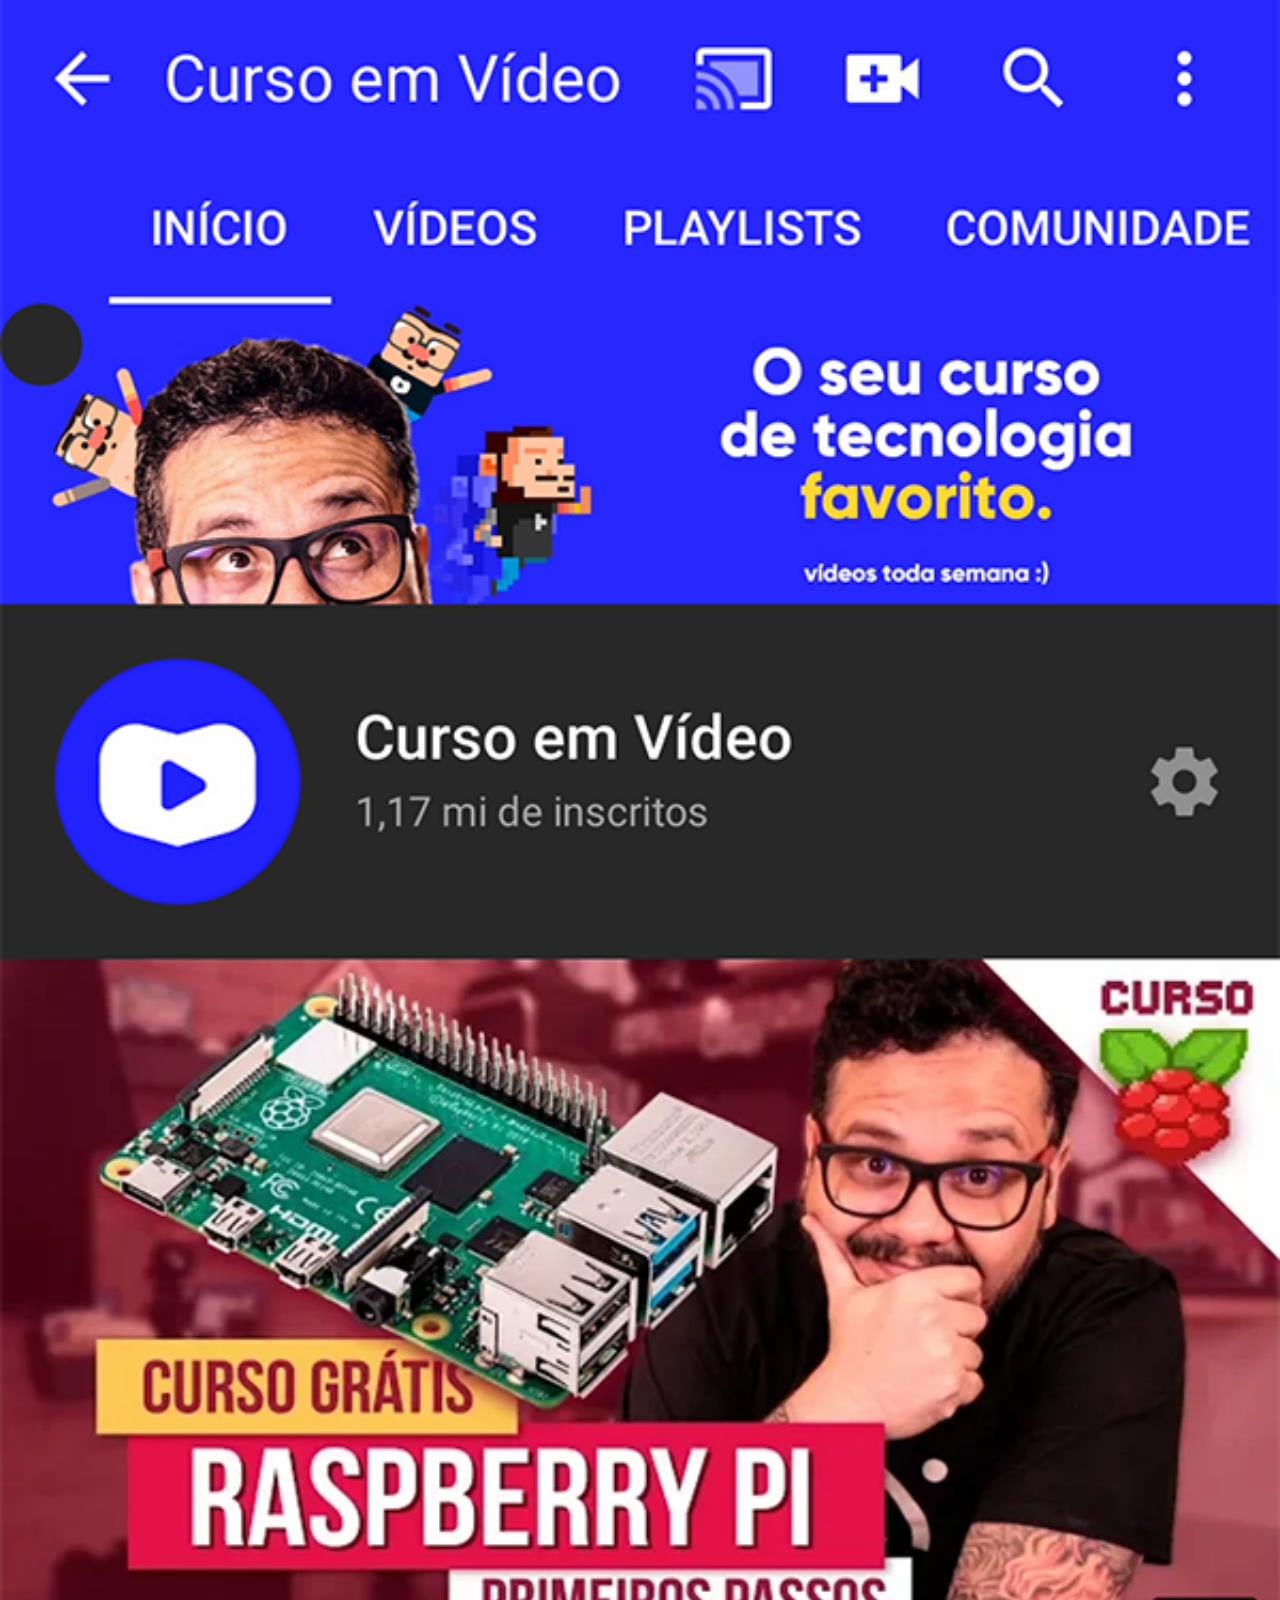
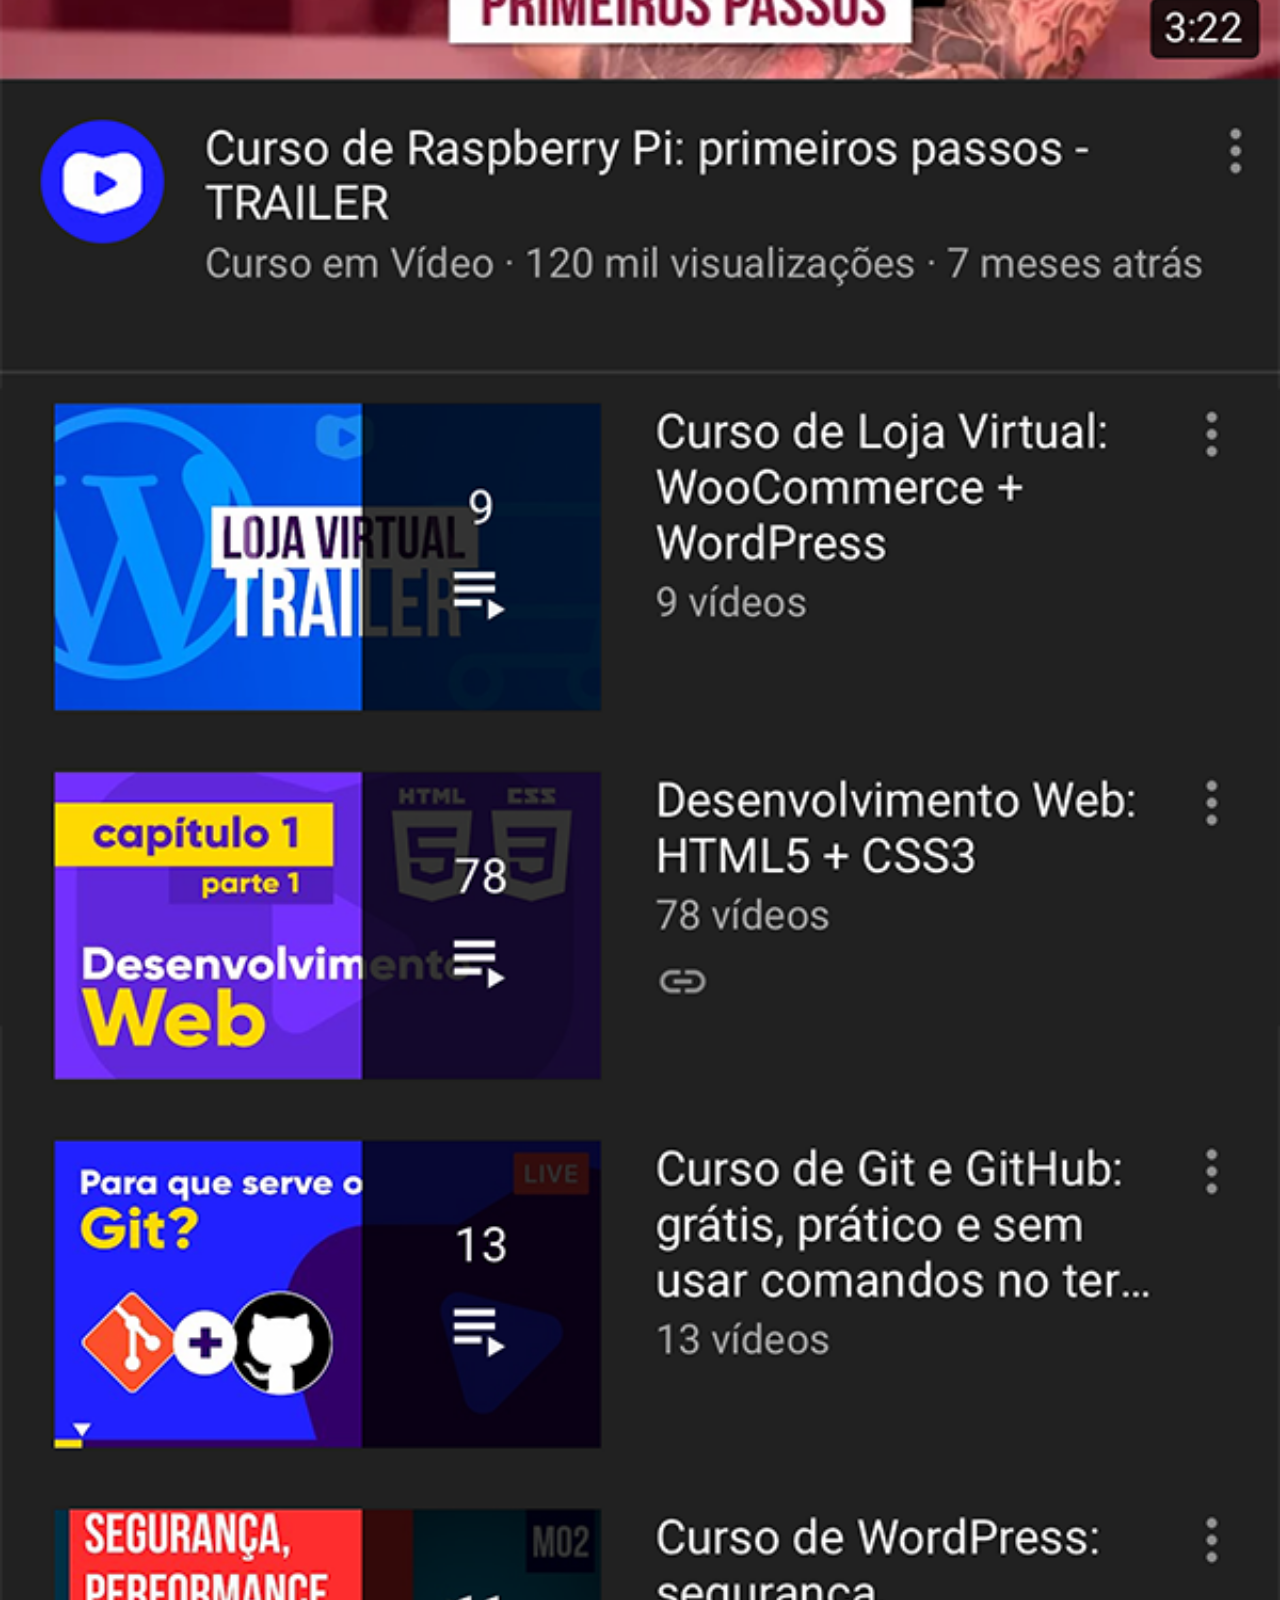
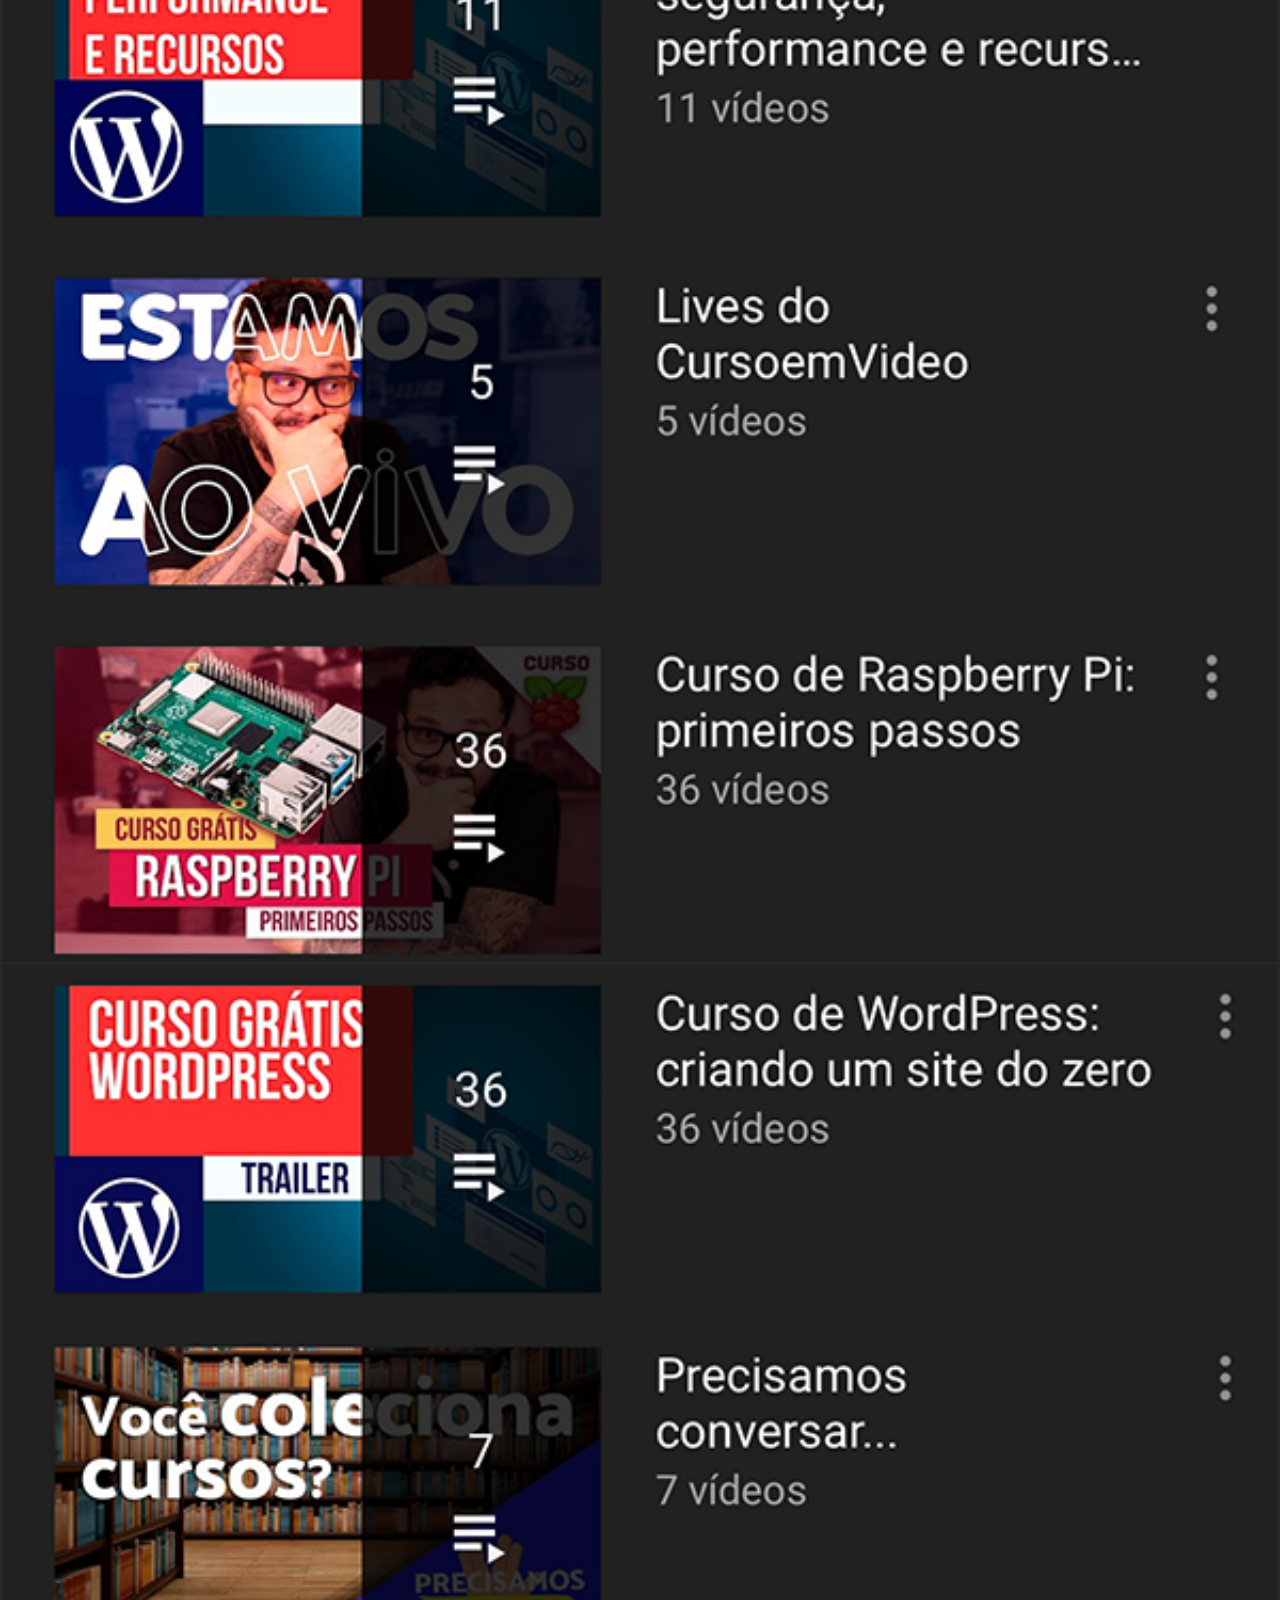
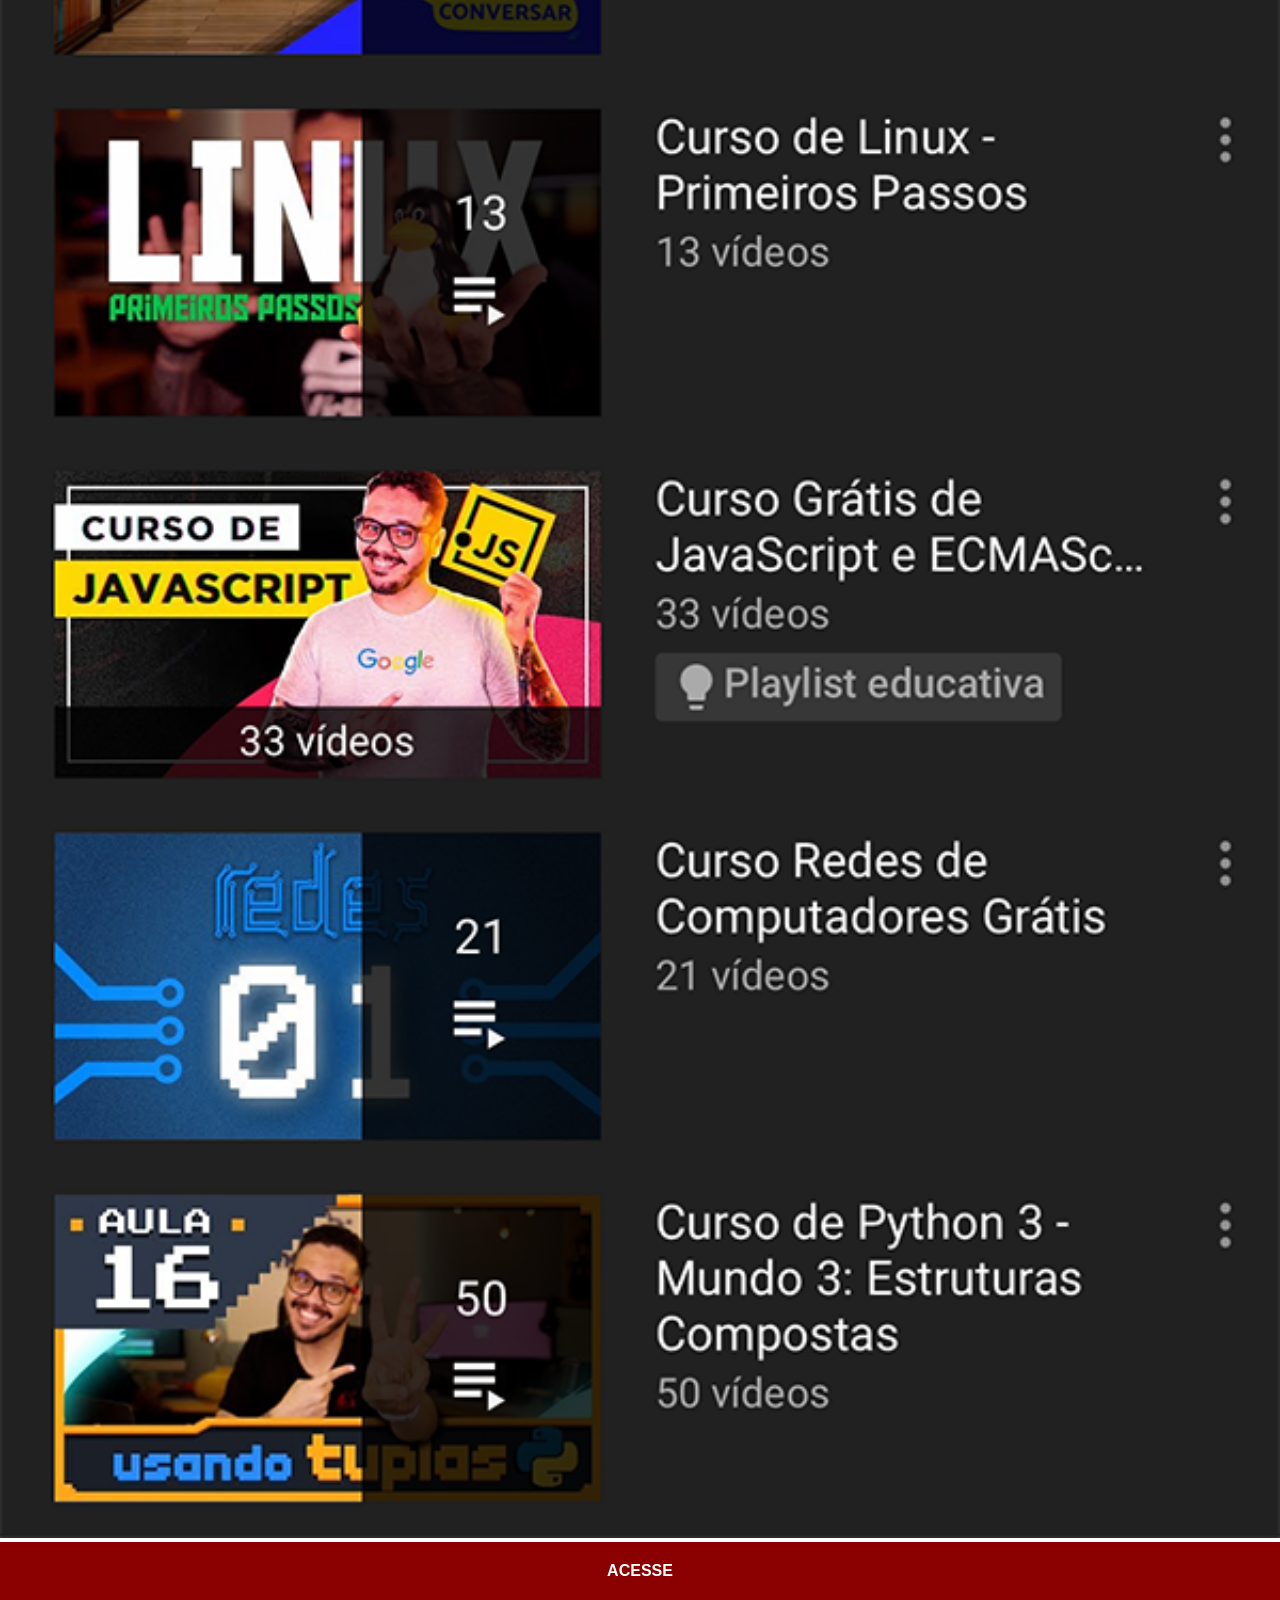
<file: youtube.html>
<!DOCTYPE html>
<html lang="pt">
<head>
    <meta charset="UTF-8">
    <meta name="viewport" content="width=device-width, initial-scale=1.0">
    <title>Document</title>
    <link rel="stylesheet" href="estilos/social.css">
</head>
<body>
    <img src="imagens/tela-youtube.png" alt="youtube">
    <a href="https://www.youtube.com/results?search_query=curso+em+video" target="_blank">ACESSE</a>
</body>
</html>
</file>
<file: estilos/style.css>
@charset "UTF-8";

*{
    margin: 0px;
    padding: 0px;
    font-family: Arial, Helvetica, sans-serif;
}

html, body{
    height: 100vh;
    width: 100vw;
    background-color: black;
}
body{
    background: url('../imagens/fundo-madeira.jpg') no-repeat
    top center;
    background-size: cover;
    background-attachment: fixed;
}

main{
     position: relative;
    height: 100vh;
}

section#telefone{
    position: absolute;
    top: 50%;
    left: 50%;
    transform: translate(-50%, -50%);
     
    height: 627px;
    width: 311px;
    background: url('../imagens/frame-iphone.png') no-repeat;
}

iframe#tela{
    position: relative;
    top: 80px;
    left: 22px;
    width: 267px;
    height: 471px;
}

img{
    width: 50px;
    margin: 10px;
    border-radius: 50%;
    box-shadow: 2px 2px 5px rgba(0, 0, 0, 0.406);
    box-sizing: border-box;
    
}

 img:hover{
    border: 2px solid rgba(255, 255, 255, 0.635);
    transform: translate(-3px, -3px);
    box-shadow: 5px 5px 10px rgba(0, 0, 0, 0.632);
    transition: 0.5s;
}
</file>
<file: estilos/social.css>
@charset "UTF-8";

    *{
            margin: 0px;
            padding: 0px;
            font-family: Arial, Helvetica, sans-serif;
        }
        ::-webkit-scrollbar{
            width: 0px;
            height: 0px;
        }
        img{
            width: 100vw;
            background-size: cover;
        }

        a{
            display: block;
            background-color: darkred;
            color: white;
            padding:20px;
            text-align: center;
            font-weight: bolder;
            text-decoration: none;

        }
</file>
